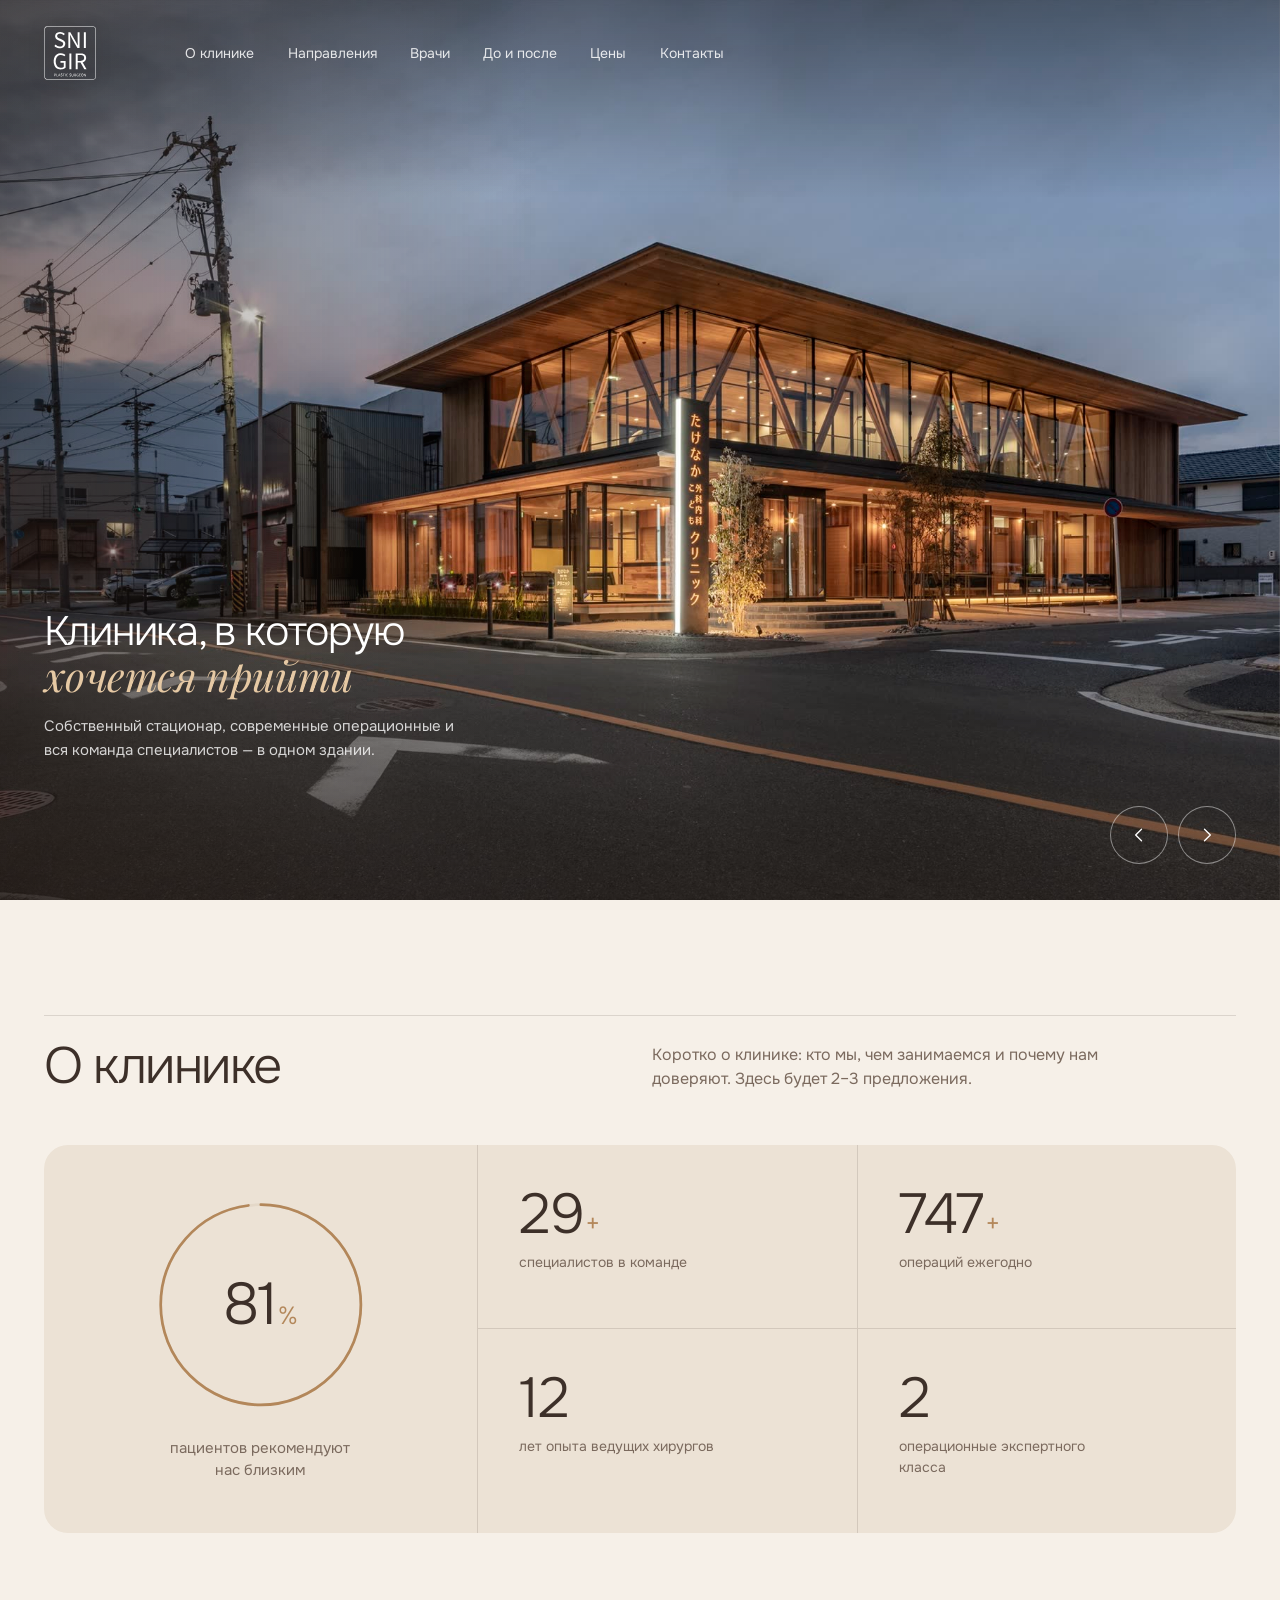
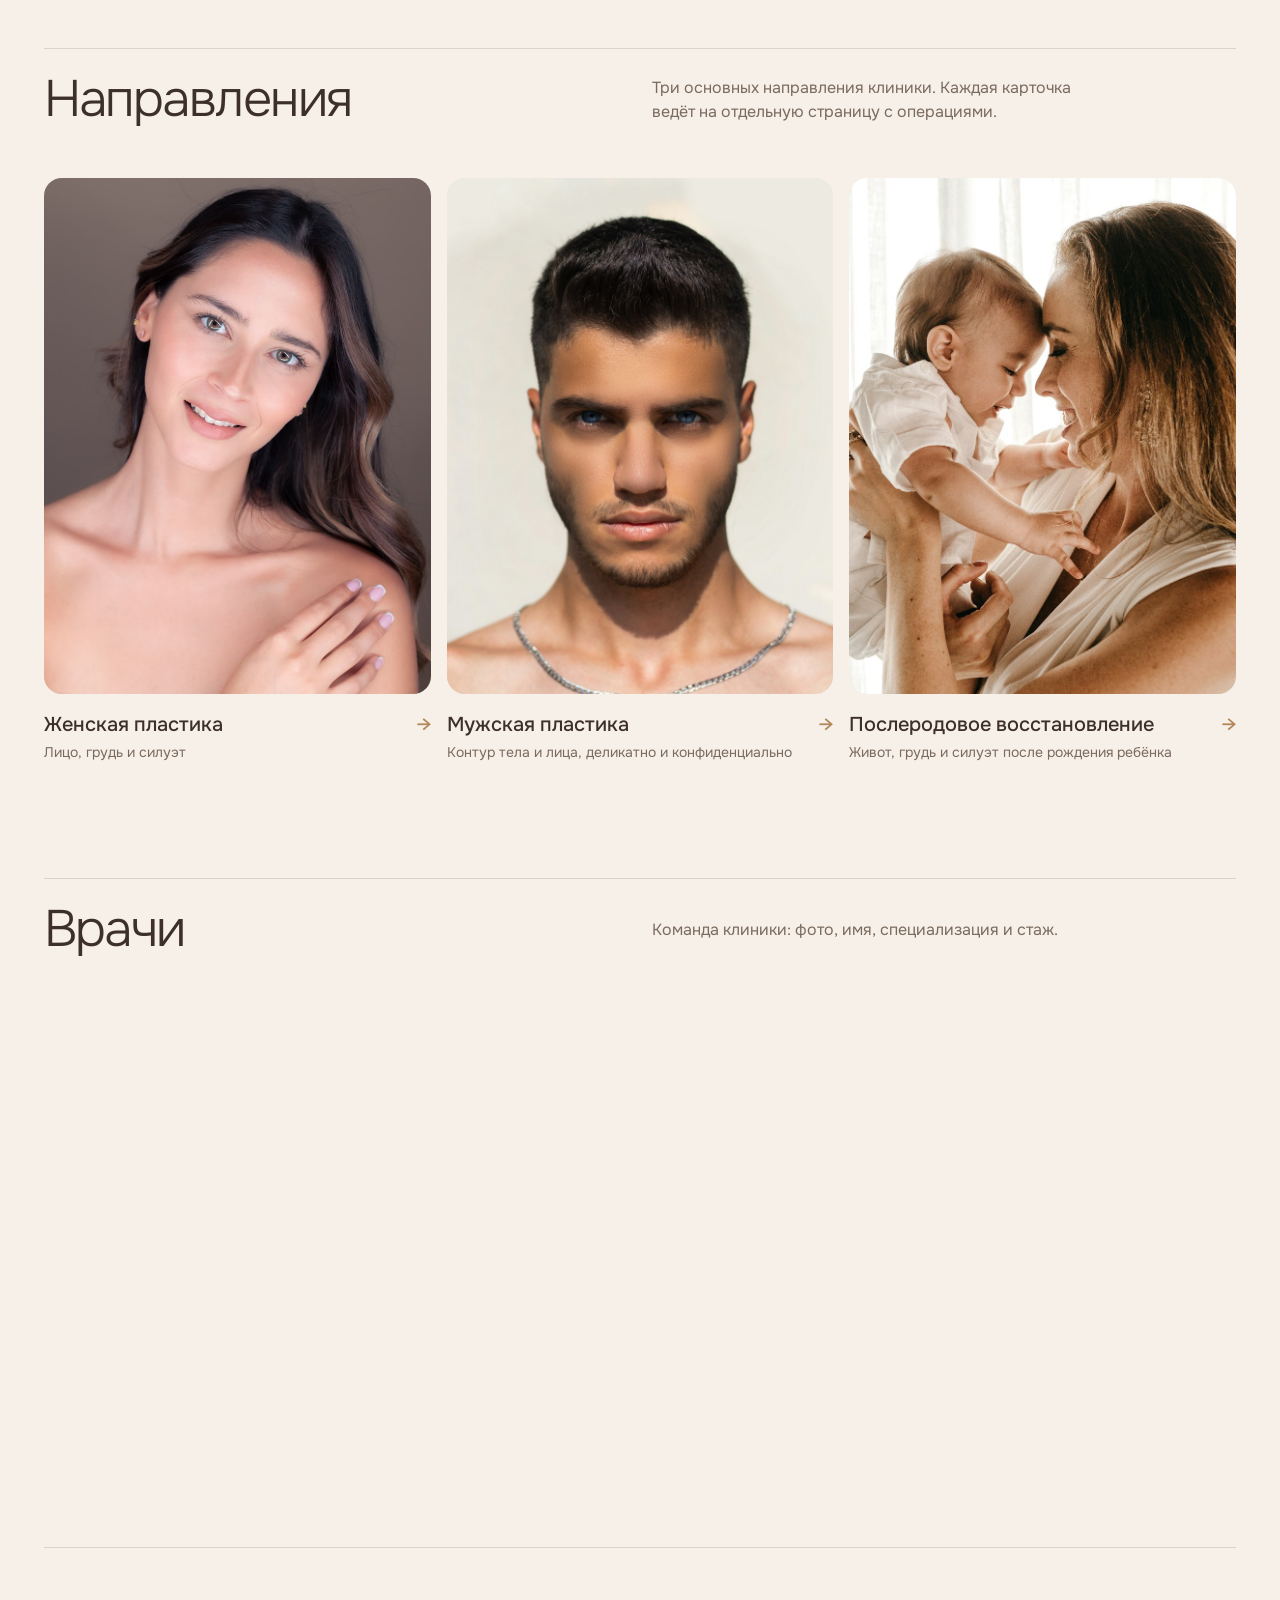
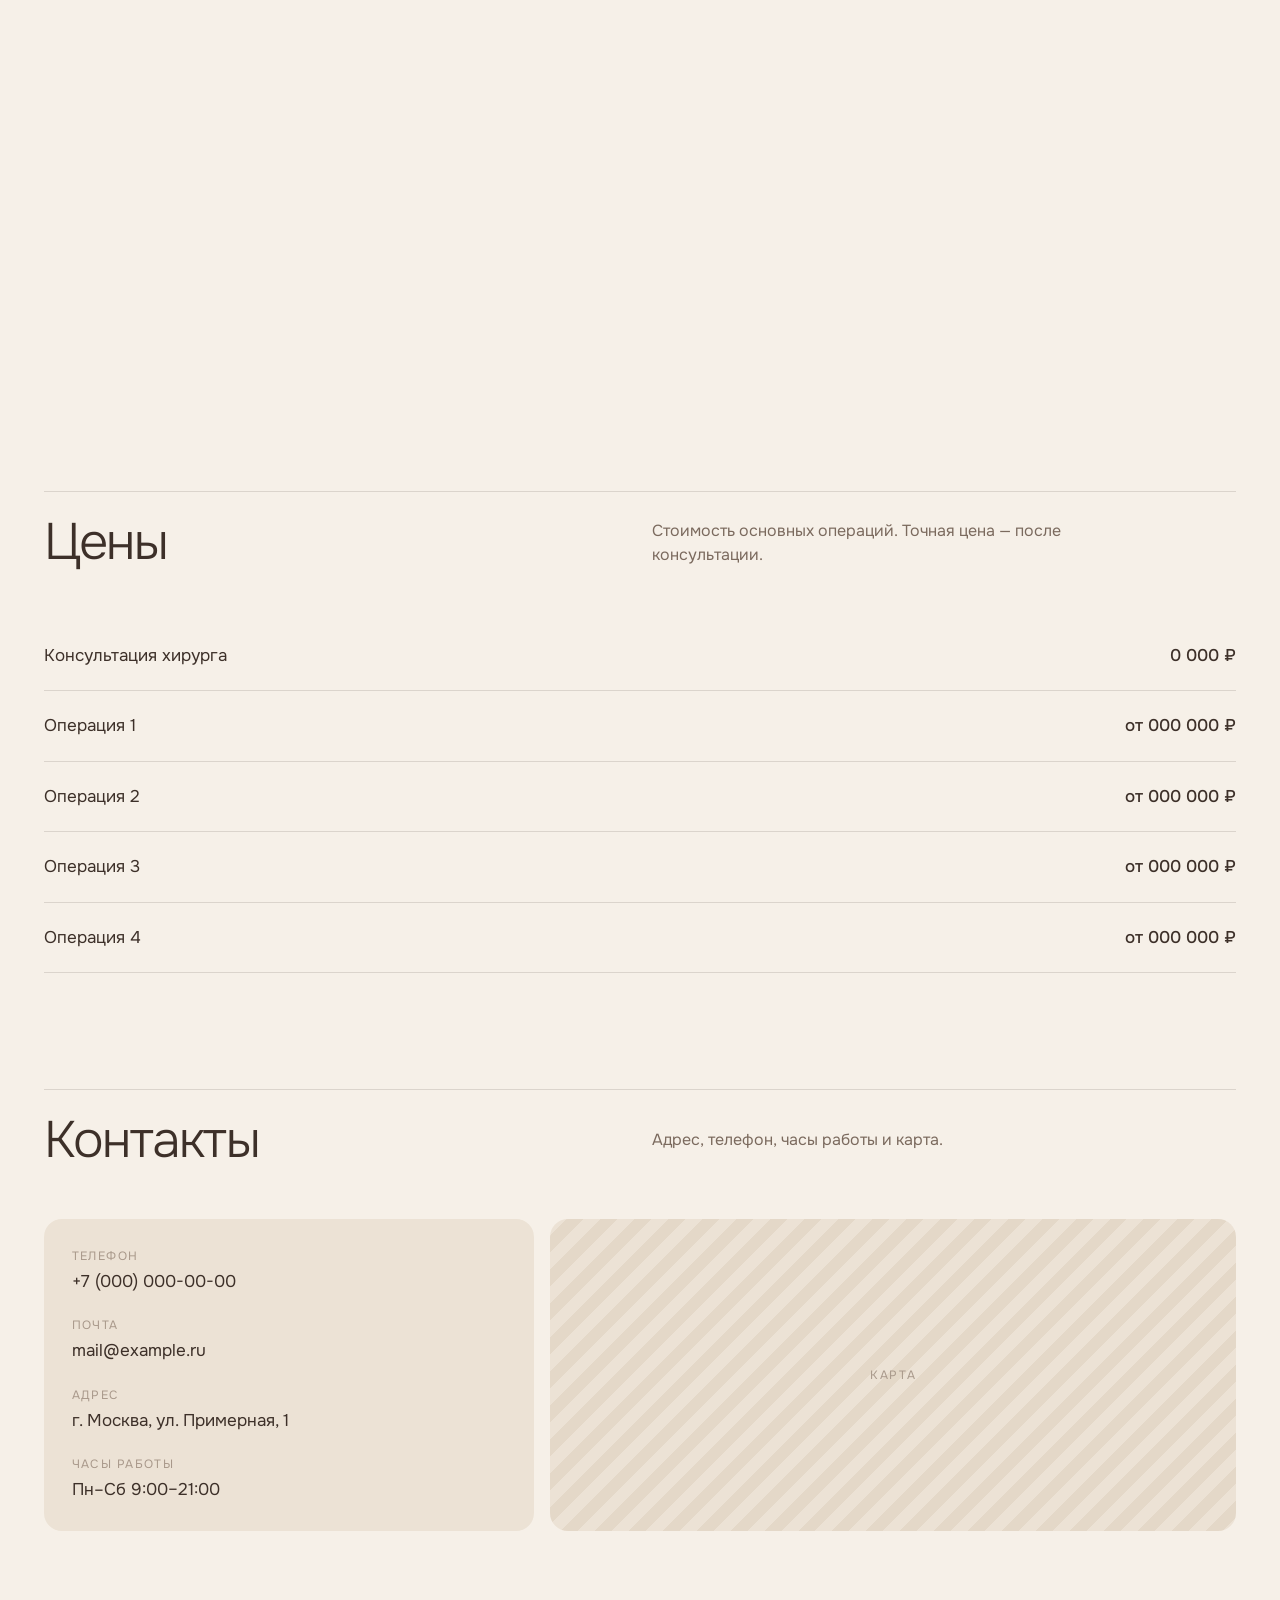
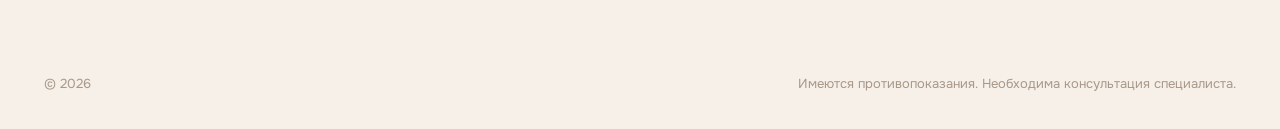
<file: index.html>
<!doctype html>
<html lang="ru">
<head>
  <meta charset="utf-8">
  <meta name="viewport" content="width=device-width, initial-scale=1">
  <title>Клиника пластической хирургии и эстетической медицины</title>
  <meta name="description" content="Клиника пластической хирургии, эстетической медицины и дерматологии.">
  <link rel="preconnect" href="https://fonts.googleapis.com">
  <link rel="preconnect" href="https://fonts.gstatic.com" crossorigin>
  <link href="https://fonts.googleapis.com/css2?family=Onest:wght@300;400;500&family=Playfair+Display:ital@1&display=swap" rel="stylesheet">
  <link rel="preload" as="image" href="assets/img/slide-clinic.jpg">
  <link rel="stylesheet" href="css/style.css">
</head>
<body>
  <!-- ============ HEADER ============ -->
  <header class="header">
    <a href="#top" class="logo" aria-label="На главную">
      <svg class="logo__svg" aria-hidden="true" focusable="false" xmlns="http://www.w3.org/2000/svg" viewBox="128 106 1307 1351" fill="none"><g clip-path="url(#clip0_1516_4)"><path d="M141.016 806.595C141.016 597.77 141.012 389.444 141.021 181.119C141.022 152.079 156.15 129.397 181.925 121.328C189.552 118.941 197.968 118.189 206.024 118.184C468.68 118.028 731.337 118.055 993.994 118.055C1115.99 118.055 1237.98 118.114 1359.98 118C1381.4 117.98 1399.05 125.312 1411.88 142.774C1419.16 152.692 1422.86 163.841 1422.86 176.325C1422.81 580.143 1422.82 983.961 1422.82 1387.78C1422.82 1418.47 1397.47 1445.23 1366.77 1445.5C1310.45 1445.99 1254.11 1445.73 1197.78 1445.73C866.461 1445.74 535.14 1445.72 203.819 1445.78C177.416 1445.78 158.124 1434.54 146.425 1410.78C141.987 1401.77 140.999 1392.01 141 1382.07C141.021 1190.41 141.016 998.755 141.016 806.595ZM153.701 614.096C153.713 871.75 153.689 1129.4 153.939 1387.06C153.945 1393.8 155.785 1401.1 158.77 1407.16C167.55 1424.97 182.719 1433.35 202.453 1433.35C308.616 1433.39 414.779 1433.37 520.941 1433.37C799.764 1433.37 1078.59 1433.38 1357.41 1433.32C1363.04 1433.32 1368.83 1433.2 1374.28 1431.99C1396.1 1427.11 1410.69 1408.37 1410.71 1385.53C1410.75 1283.86 1410.73 1182.2 1410.73 1080.54C1410.73 781.217 1410.74 481.895 1410.67 182.573C1410.67 177.115 1410.46 171.495 1409.19 166.227C1403.98 144.504 1385.36 130.608 1362.11 130.607C1111.95 130.602 861.796 130.603 611.639 130.604C474.811 130.604 337.983 130.589 201.155 130.617C174.379 130.623 153.773 151.063 153.765 177.615C153.722 322.775 153.719 467.936 153.701 614.096Z" fill="#C59759"></path><path d="M974.147 558.582C972.826 522.661 970.806 487.214 970.45 451.75C969.843 391.268 970.281 330.776 970.281 270.289C970.281 268.17 970.281 266.051 970.281 263.65C986.286 263.65 1001.69 263.65 1017.4 263.65C1017.4 394.735 1017.4 525.608 1017.4 656.829C1016.05 656.918 1014.77 657.073 1013.49 657.075C998.994 657.092 984.497 657.023 970.001 657.142C967.219 657.165 965.55 656.431 964.081 653.876C917.295 572.498 870.198 491.298 823.691 409.761C809.272 384.482 796.422 358.31 782.838 332.555C782.018 331 781.064 329.517 780.173 328C779.775 328.114 779.377 328.228 778.979 328.342C780.887 364.523 783.54 400.684 784.494 436.89C785.459 473.525 784.75 510.203 784.76 546.862C784.77 583.343 784.762 619.824 784.762 656.696C769.025 656.696 753.501 656.696 737.749 656.696C737.749 525.681 737.749 394.805 737.749 263.749C738.978 263.601 739.945 263.387 740.911 263.385C755.742 263.36 770.573 263.271 785.401 263.484C787.141 263.509 789.639 264.783 790.474 266.233C838.489 349.588 886.563 432.911 934.128 516.524C947.366 539.793 959.052 563.943 971.474 587.677C972.328 589.308 973.378 590.836 974.338 592.411C974.934 592.252 975.53 592.093 976.127 591.933C975.483 580.971 974.839 570.01 974.147 558.582Z" fill="#C89A5B"></path><path d="M504.509 663.147C458.725 658.172 420.538 638.711 388 606.235C398.053 594.567 407.897 583.142 418.903 570.368C420.783 572.906 422.074 575.335 423.976 577.11C448.471 599.971 476.769 615.464 510.375 619.399C534.362 622.207 557.914 620.544 579.659 608.157C616.529 587.153 619.591 531.198 584.513 508.725C570.852 499.974 556.046 492.874 541.332 485.936C522.683 477.143 503.533 469.422 484.718 460.972C469.509 454.141 454.656 446.584 441.897 435.607C389.845 390.825 397.171 311.734 456.717 275.597C481.131 260.781 507.928 255.408 536.123 256.304C578.053 257.635 614.04 273.3 644.456 302.03C645.297 302.824 646.057 303.702 647.232 304.937C638.293 315.675 629.395 326.364 620.37 337.207C605.827 323.521 589.996 312.444 571.301 306.469C544.222 297.814 516.907 296.501 490.25 308.063C464.176 319.373 452.053 345.656 459.657 372.777C462.908 384.368 469.939 393.65 479.789 399.899C492.092 407.705 504.995 414.755 518.223 420.869C540.26 431.053 562.84 440.053 585.037 449.899C599.833 456.462 613.965 464.296 626.261 475.021C653.552 498.823 663.491 529.551 659.041 564.471C652.623 614.832 620.884 643.586 574.275 657.963C551.664 664.937 528.365 665.39 504.509 663.147Z" fill="#C8995B"></path><path d="M1125.72 542C1125.72 449.049 1125.72 356.598 1125.72 263.752C1142.35 263.752 1158.71 263.752 1175.34 263.752C1175.34 394.836 1175.34 525.686 1175.34 656.812C1158.84 656.812 1142.6 656.812 1125.72 656.812C1125.72 618.67 1125.72 580.585 1125.72 542Z" fill="#C8995B"></path><path d="M1152.11 1185.89C1140.47 1188.24 1134.88 1182.99 1129.49 1173.28C1101.71 1123.22 1073 1073.69 1044.73 1023.9C1042.94 1020.76 1041.04 1019.5 1037.37 1019.53C1017.04 1019.72 996.707 1019.62 976.377 1019.62C974.748 1019.62 973.118 1019.62 970.904 1019.62C970.904 1075.14 970.904 1130.19 970.904 1185.57C954.092 1185.57 937.866 1185.57 921.315 1185.57C921.315 1054.56 921.315 923.668 921.315 792.327C922.67 792.238 924.104 792.061 925.539 792.061C966.698 792.06 1007.86 791.8 1049.01 792.192C1073.92 792.429 1098.61 795.136 1121.87 804.925C1157.94 820.105 1177.22 847.707 1181.16 886.377C1183.2 906.327 1181.98 926.029 1175.57 945.113C1166.02 973.538 1145.98 992.42 1119.41 1004.85C1111.2 1008.7 1102.43 1011.39 1093.54 1014.75C1126.64 1071.45 1159.76 1128.19 1193.45 1185.89C1179.31 1185.89 1165.96 1185.89 1152.11 1185.89ZM1060.94 833.63C1058.79 833.419 1056.64 833.048 1054.48 833.024C1027.68 832.728 1000.88 832.479 974.073 832.246C973.123 832.238 972.171 832.526 971.226 832.676C971.226 881.418 971.226 929.932 971.226 978.666C972.589 978.735 973.563 978.827 974.537 978.827C995.519 978.83 1016.5 978.953 1037.48 978.776C1053.34 978.643 1069.06 977.13 1084.2 971.956C1105.72 964.601 1121.86 951.49 1128.51 928.957C1133.36 912.516 1133.5 895.828 1129.3 879.16C1125.58 864.359 1117.3 853.076 1103.74 845.752C1090.64 838.672 1076.5 835.32 1060.94 833.63Z" fill="#C8995A"></path><path d="M644.101 981.834C652.547 981.834 660.494 981.834 668.933 981.834C668.933 984.227 668.933 986.018 668.933 987.809C668.933 1039.31 668.894 1090.8 669.015 1142.3C669.024 1145.96 668.013 1148.5 665.307 1150.95C642.84 1171.25 616.495 1183.72 586.936 1189.31C551.385 1196.04 516.231 1194.4 482.139 1181.62C438.405 1165.22 408.496 1134.31 389.822 1091.96C372.613 1052.93 368.228 1011.86 370.591 969.781C372.541 935.073 380.729 901.981 398.077 871.622C427.619 819.921 472.665 792.013 531.537 785.878C565.931 782.293 598.577 787.867 628.819 805.249C641.91 812.773 653.411 822.295 664.004 833.527C654.85 844.28 645.808 854.901 636.731 865.564C631.208 860.861 625.962 856.263 620.579 851.832C595.981 831.584 567.316 826.175 536.547 829.545C487.575 834.909 454.118 861.87 436.634 906.859C414.195 964.603 414.963 1023.2 440.255 1079.93C460.4 1125.11 497.446 1147.19 546.694 1149.04C568.395 1149.86 589.154 1146.16 608.5 1135.97C623.218 1128.21 623.174 1128.13 623.175 1111.56C623.175 1084.06 623.175 1056.56 623.175 1029.07C623.175 1027.27 623.175 1025.47 623.175 1023.18C595.319 1023.18 567.911 1023.18 540.198 1023.18C540.198 1009.28 540.198 995.876 540.198 981.834C574.735 981.834 609.168 981.834 644.101 981.834Z" fill="#C8995B"></path><path d="M812.971 1012C812.971 1070.11 812.971 1127.72 812.971 1185.61C796.177 1185.61 779.935 1185.61 763.393 1185.61C763.393 1054.55 763.393 923.643 763.393 792.393C779.641 792.393 795.892 792.393 812.971 792.393C812.971 865.352 812.971 938.426 812.971 1012Z" fill="#C8995B"></path><path d="M1157.85 1328.91C1162.64 1337.48 1167.26 1345.72 1172.15 1354.44C1172.15 1335.74 1172.15 1317.63 1172.15 1299.18C1174.45 1299.18 1176.84 1299.18 1179.53 1299.18C1179.53 1321.44 1179.53 1343.67 1179.53 1365.85C1173.87 1367.6 1170.39 1366.13 1167.43 1360.67C1158.49 1344.15 1148.9 1327.99 1139.33 1311.29C1139.33 1329.69 1139.33 1347.76 1139.33 1366.11C1137.03 1366.11 1134.61 1366.11 1131.94 1366.11C1131.94 1343.8 1131.94 1321.71 1131.94 1299.62C1139.32 1297.7 1140.08 1298.01 1143.74 1304.36C1148.39 1312.43 1153.04 1320.51 1157.85 1328.91Z" fill="#C6985A"></path><path d="M1087.84 1367.68C1067.41 1366.66 1058.84 1349.61 1059.31 1330.9C1059.54 1321.9 1061.5 1313.33 1067.71 1306.41C1080.62 1292.03 1104.79 1295.58 1112.9 1313.16C1118.88 1326.12 1118.68 1339.42 1112.66 1352.26C1107.94 1362.33 1099.33 1367.19 1087.84 1367.68ZM1085.75 1359.92C1094.92 1360.78 1101.26 1356.56 1104.78 1348.45C1109.28 1338.1 1109.37 1327.41 1105.05 1316.94C1102 1309.55 1096.31 1305.3 1088.12 1305.11C1080.64 1304.95 1073.96 1309.63 1070.93 1317.34C1067.13 1327 1067.09 1336.82 1070.63 1346.59C1073.11 1353.43 1077.55 1358.23 1085.75 1359.92Z" fill="#C39658"></path><path d="M894.922 1363.56C893.466 1369.05 889.668 1365.12 886.814 1366.6C886.814 1343.84 886.814 1321.63 886.814 1299.39C896.322 1299.39 905.812 1298.67 915.139 1299.59C924.982 1300.56 930.093 1306.27 930.959 1314.71C932.061 1325.44 928.515 1331.72 919.058 1335.79C918.316 1336.11 917.587 1336.47 916.197 1337.1C921.778 1346.71 927.236 1356.11 932.718 1365.55C925.076 1367.66 924.027 1367.24 920.33 1360.77C916.949 1354.86 913.289 1349.08 910.284 1342.98C908.326 1339.01 905.886 1337.16 901.44 1337.88C899.523 1338.19 897.514 1337.93 894.926 1337.93C894.926 1346.58 894.926 1354.84 894.922 1363.56ZM910.509 1330.58C911.646 1330.33 912.81 1330.18 913.916 1329.84C919.929 1327.98 923.028 1323.44 922.723 1317.01C922.436 1310.96 919.474 1307.16 912.929 1306.4C907.117 1305.72 901.163 1306.25 895.322 1306.25C895.322 1314.59 895.322 1322.62 895.322 1330.72C900.368 1330.72 905.007 1330.72 910.509 1330.58Z" fill="#C6985A"></path><path d="M958.257 1310.39C948.518 1321 947.354 1340.77 955.557 1351.98C961.276 1359.8 973.85 1362.65 982.038 1357.79C983.25 1357.07 984.544 1355.38 984.625 1354.07C984.929 1349.12 984.746 1344.15 984.746 1338.64C979.93 1338.64 975.521 1338.64 970.783 1338.64C970.783 1336.04 970.783 1333.98 970.783 1331.59C977.955 1331.59 984.998 1331.59 992.648 1331.59C992.648 1340.73 992.888 1349.68 992.435 1358.58C992.35 1360.26 989.74 1362.19 987.877 1363.32C968.393 1375.04 944.303 1362.83 941.796 1339.94C940.307 1326.34 941.959 1313.58 953.234 1304.05C964.208 1294.76 982.221 1295.69 991.419 1306.16C990.114 1307.73 988.765 1309.36 987.201 1311.24C977.84 1303.48 968.28 1302.79 958.257 1310.39Z" fill="#C29558"></path><path d="M868.097 1321C868.011 1328.83 868.106 1336.16 867.802 1343.48C867.177 1358.58 858.39 1367.49 844.191 1367.7C830.092 1367.91 820.533 1359.06 819.987 1344.11C819.447 1329.31 819.869 1314.48 819.869 1299.26C822.394 1299.26 824.919 1299.26 828.068 1299.26C828.068 1303.22 828.011 1307.17 828.079 1311.11C828.278 1322.6 828.076 1334.11 828.898 1345.55C829.561 1354.77 835.115 1359.76 843.12 1360.03C851.866 1360.32 857.129 1356.08 858.961 1346.79C859.662 1343.23 859.791 1339.53 859.821 1335.88C859.922 1323.75 859.859 1311.62 859.859 1299.17C862.643 1299.17 865.044 1299.17 868.097 1299.17C868.097 1306.29 868.097 1313.4 868.097 1321Z" fill="#C6985A"></path><path d="M491.478 1365.73C488.631 1366.18 486.024 1366.32 482.666 1366.5C485.106 1359.29 487.322 1352.75 489.533 1346.21C494.477 1331.57 499.571 1316.99 504.252 1302.27C505.391 1298.69 507.523 1298.71 510.263 1298.82C512.809 1298.92 515.251 1298.22 516.472 1301.94C523.352 1322.93 530.534 1343.82 537.597 1364.75C537.692 1365.03 537.582 1365.38 537.552 1366.06C534.847 1366.06 532.115 1366.06 528.902 1366.06C527.209 1360.62 525.344 1354.97 523.711 1349.24C523.019 1346.82 521.948 1345.74 519.243 1345.83C513.259 1346.05 507.258 1346.04 501.274 1345.84C498.574 1345.74 497.495 1346.81 496.797 1349.26C495.249 1354.68 493.428 1360.04 491.478 1365.73ZM511.661 1309.97C511.245 1308.89 510.828 1307.81 510.111 1305.94C506.692 1317.38 503.546 1327.91 500.343 1338.63C507.275 1338.63 513.484 1338.63 520.223 1338.63C517.334 1329.04 514.574 1319.87 511.661 1309.97Z" fill="#C39658"></path><path d="M1008.78 1338C1008.78 1324.86 1008.78 1312.23 1008.78 1299.21C1021.74 1299.21 1034.45 1299.21 1047.48 1299.21C1047.48 1301.25 1047.48 1303.31 1047.48 1305.98C1037.63 1305.98 1027.74 1305.98 1017.62 1305.98C1017.62 1313.17 1017.62 1319.78 1017.62 1326.99C1025.91 1326.99 1034.14 1326.99 1042.66 1326.99C1042.66 1329.68 1042.66 1331.77 1042.66 1334.53C1034.43 1334.53 1026.22 1334.53 1017.71 1334.53C1017.71 1342.93 1017.71 1350.67 1017.71 1359C1028 1359 1038.23 1359 1048.63 1359C1048.63 1361.71 1048.63 1363.82 1048.63 1366.15C1035.36 1366.15 1022.26 1366.15 1008.78 1366.15C1008.78 1356.77 1008.78 1347.63 1008.78 1338Z" fill="#C29558"></path><path d="M383 1316C383 1310.21 383 1304.91 383 1298.15C393.934 1298.93 404.54 1298.94 414.862 1300.65C422.998 1302 427.173 1308.51 427.719 1316.93C428.321 1326.24 424.518 1333.87 416.628 1336.78C411.748 1338.58 406.307 1338.96 401.074 1339.65C398.18 1340.03 395.197 1339.72 391.894 1339.72C391.894 1348.7 391.894 1357.13 391.894 1365.99C388.845 1365.99 386.158 1365.99 383 1365.99C383 1349.35 383 1332.93 383 1316ZM410.276 1331.45C417.455 1328.55 419.872 1324.25 418.905 1316.1C418.235 1310.46 414.91 1307.04 408.081 1306.31C402.866 1305.75 397.543 1306.2 392.011 1306.2C392.011 1314.89 392.011 1323.46 392.011 1332.91C398.008 1332.51 403.753 1332.13 410.276 1331.45Z" fill="#C19457"></path><path d="M569.287 1327.61C573.517 1329.65 577.69 1331.09 581.253 1333.45C593.482 1341.56 591.947 1358.67 578.592 1365.06C567.351 1370.44 552.506 1367.36 543.083 1357.46C544.604 1355.67 546.154 1353.84 547.338 1352.45C552.002 1354.82 556.031 1357.92 560.516 1358.87C564.966 1359.81 570.272 1359.67 574.495 1358.09C582.499 1355.12 583.158 1345.37 575.902 1340.74C571.455 1337.9 566.3 1336.2 561.624 1333.69C557.845 1331.66 553.739 1329.76 550.772 1326.8C542.771 1318.82 545.405 1305.73 555.677 1300.26C565.364 1295.09 579.091 1297.57 586.969 1306.1C586.329 1306.96 585.679 1307.88 584.968 1308.76C584.35 1309.52 583.662 1310.22 583.23 1310.7C579.25 1308.92 575.663 1306.53 571.764 1305.8C568.208 1305.13 564.036 1305.49 560.627 1306.74C553.726 1309.26 552.591 1317.38 558.422 1321.86C561.525 1324.25 565.416 1325.61 569.287 1327.61Z" fill="#C29558"></path><path d="M783.529 1326.37C788.099 1328.48 792.447 1330.19 796.542 1332.38C803.059 1335.86 806.895 1341.33 806.54 1348.91C806.172 1356.77 802.022 1362.28 794.802 1365.44C783.727 1370.29 769.416 1367.11 760.131 1357.49C761.634 1355.7 763.171 1353.87 764.38 1352.44C768.995 1354.8 773.013 1357.9 777.489 1358.86C781.94 1359.81 787.244 1359.69 791.477 1358.14C799.498 1355.2 800.234 1345.43 793.017 1340.79C788.582 1337.94 783.429 1336.23 778.754 1333.72C774.974 1331.7 770.869 1329.8 767.881 1326.86C759.682 1318.79 762.488 1305.46 773.106 1300.1C782.88 1295.16 795.943 1297.59 804.101 1306.12C802.826 1307.71 801.509 1309.34 800.285 1310.86C796.639 1309.11 793.349 1307.22 789.835 1305.96C787.724 1305.2 785.238 1305.09 782.963 1305.26C776.792 1305.71 772.928 1308.6 772.008 1313.03C771.062 1317.58 773.372 1321.3 779.116 1324.34C780.434 1325.04 781.832 1325.58 783.529 1326.37Z" fill="#C39658"></path><path d="M681.684 1328.62C682.907 1308.55 696.703 1295.99 714.982 1297.96C720.854 1298.59 725.567 1301.46 729.782 1305.95C728.349 1307.7 727.009 1309.34 725.695 1310.94C722.637 1309.22 719.954 1307.19 716.929 1306.11C707.578 1302.77 697.226 1307.62 693.207 1317.38C689.033 1327.51 689.062 1337.94 693.379 1348.01C698.857 1360.78 713.279 1363.98 724.04 1355.13C724.913 1354.42 725.75 1353.65 726.914 1352.64C728.478 1354.4 729.86 1355.96 731.193 1357.46C719.475 1373.11 694.586 1370.11 685.724 1352.35C682.045 1344.97 681.076 1337.15 681.684 1328.62Z" fill="#C29558"></path><path d="M625.635 1350.99C625.635 1356.27 625.635 1361.05 625.635 1366.11C622.547 1366.11 619.959 1366.11 616.982 1366.11C616.982 1346.2 616.982 1326.46 616.982 1306.15C610.076 1306.15 603.529 1306.15 596.767 1306.15C596.767 1303.48 596.767 1301.38 596.767 1299.06C613.094 1299.06 629.173 1299.06 645.58 1299.06C645.58 1301.26 645.58 1303.33 645.58 1305.85C639.194 1305.85 632.775 1305.85 625.635 1305.85C625.635 1321.03 625.635 1335.76 625.635 1350.99Z" fill="#C59759"></path><path d="M441.591 1359.96C441.591 1339.51 441.591 1319.55 441.591 1299.22C444.301 1299.22 446.713 1299.22 449.826 1299.22C449.826 1318.86 449.826 1338.7 449.826 1359.05C460.077 1359.05 469.648 1359.05 479.468 1359.05C479.468 1361.63 479.468 1363.69 479.468 1366.07C466.871 1366.07 454.5 1366.07 441.591 1366.07C441.591 1364.02 441.591 1362.24 441.591 1359.96Z" fill="#C8995B"></path><path d="M658.639 1365.85C658.288 1343.54 658.288 1321.48 658.288 1299.12C661.108 1299.12 663.669 1299.12 666.502 1299.12C666.502 1321.49 666.502 1343.67 666.502 1366.1C663.877 1366.1 661.434 1366.1 658.639 1365.85Z" fill="#C19457"></path></g><defs><clipPath id="clip0_1516_4"><rect width="1563" height="1563" fill="white"></rect></clipPath></defs></svg>
    </a>
    <nav class="nav" aria-label="Основное меню">
      <a href="#about">О клинике</a>
      <a href="#directions">Направления</a>
      <a href="#doctors">Врачи</a>
      <a href="#results">До и после</a>
      <a href="#prices">Цены</a>
      <a href="#contacts">Контакты</a>
    </nav>
    <button class="burger" aria-label="Меню" aria-expanded="false"><span></span><span></span></button>
  </header>

  <div class="mobile-menu" aria-hidden="true">
    <nav>
      <a href="#about">О клинике</a>
      <a href="#directions">Направления</a>
      <a href="#doctors">Врачи</a>
      <a href="#results">До и после</a>
      <a href="#prices">Цены</a>
      <a href="#contacts">Контакты</a>
    </nav>
    <div class="mobile-menu__foot">
      <a href="tel:+70000000000">+7 (000) 000-00-00</a>
      <a href="mailto:mail@example.ru">mail@example.ru</a>
    </div>
  </div>

  <main id="top">
    <!-- ============ SLIDER ============ -->
    <section class="slider" aria-roledescription="карусель" aria-label="Главный слайдер">
      <div class="slider__stage">
      <div class="slide is-active" data-dur="7000">
        <!-- ЗАГЛУШКА: на вывеске чужая клиника, фото студии ToLoLo — заменить на фото здания клиники перед публикацией -->
        <img class="slide__media slide__media--clinic" src="assets/img/slide-clinic.jpg" alt="" width="1920" height="1281" fetchpriority="high">
      </div>
      <!-- Видео длится 6 с: слайд чуть короче, чтобы смена начиналась до конца ролика -->
      <div class="slide" data-dur="5600">
        <video class="slide__media" muted loop playsinline preload="none" poster="assets/img/hair-wide-poster.jpg">
          <source src="assets/video/hair.mp4" type="video/mp4" media="(max-aspect-ratio: 4/5)">
          <source src="assets/video/hair-wide.mp4" type="video/mp4">
        </video>
      </div>
      <div class="slide slide--story" data-dur="9000" data-theme="light">
        <div class="story">
          <div class="story__text">
            <h2 class="story__title">Красота, в которой<br><em>узнают вас</em></h2>
            <p class="story__lead">Мы не меняем внешность — мы возвращаем уверенность. Хирурги, косметологи и дерматологи работают одной командой, чтобы результат выглядел естественно и радовал годами.</p>
            <ul class="story__points">
              <li>Личный координатор 24/7</li>
              <li>Собственный стационар</li>
              <li>Честный план без лишних процедур</li>
            </ul>
          </div>
          <figure class="story__card">
            <img src="assets/img/slide-1.jpg" alt="Пациентка клиники" width="1920" height="2880" loading="lazy">
          </figure>
        </div>
      </div>

      <span class="slider__shade" aria-hidden="true"></span>
      </div>

      <div class="slider__ui">
        <div class="bars" role="tablist" aria-label="Слайды">
          <button class="bar" role="tab" aria-label="Слайд 1"><i><b></b></i></button>
          <button class="bar" role="tab" aria-label="Слайд 2"><i><b></b></i></button>
          <button class="bar" role="tab" aria-label="Слайд 3"><i><b></b></i></button>
        </div>
        <div class="arrows">
          <button data-dir="-1" aria-label="Предыдущий слайд"><svg viewBox="0 0 24 24"><path d="M15 5l-7 7 7 7"/></svg></button>
          <button data-dir="1" aria-label="Следующий слайд"><svg viewBox="0 0 24 24"><path d="M9 5l7 7-7 7"/></svg></button>
        </div>
      </div>

      <!-- Подписи слайдов: на компьютере — слева поверх фото, на мобилке — под фото -->
      <div class="slider__caps">
        <div class="cap is-active">
          <p class="cap__title">Клиника, в которую <em>хочется прийти</em></p>
          <p class="cap__lead">Собственный стационар, современные операционные и вся команда специалистов — в одном здании.</p>
        </div>
        <div class="cap">
          <p class="cap__title">Естественность — <em>в каждой детали</em></p>
          <p class="cap__lead">Лицо, грудь и силуэт — операции, которые подчёркивают природные черты, а не меняют их.</p>
        </div>
        <div class="cap cap--story">
          <p class="cap__title">Красота, в которой <em>узнают вас</em></p>
        </div>
      </div>
    </section>

    <!-- ============ О КЛИНИКЕ ============ -->
    <section class="block" id="about">
      <div class="block__head">
        <h2>О клинике</h2>
        <p>Коротко о клинике: кто мы, чем занимаемся и почему нам доверяют. Здесь будет 2–3 предложения.</p>
      </div>
      <!-- ЦИФРЫ-ЗАГЛУШКИ: заменить реальными данными клиники -->
      <div class="stats">
        <figure class="stats__hero">
          <div class="ring">
            <svg viewBox="0 0 200 200" aria-hidden="true">
              <circle class="ring__track" cx="100" cy="100" r="92"/>
              <circle class="ring__fill" cx="100" cy="100" r="92" pathLength="100" style="--v: 98"/>
            </svg>
            <div class="ring__value"><span data-count="98">98</span><small>%</small></div>
          </div>
          <figcaption>пациентов рекомендуют нас близким</figcaption>
        </figure>
        <div class="stats__grid">
          <div class="stat"><div class="stat__num"><span data-count="35">35</span><small>+</small></div><p>специалистов в команде</p></div>
          <div class="stat"><div class="stat__num"><span data-count="900">900</span><small>+</small></div><p>операций ежегодно</p></div>
          <div class="stat"><div class="stat__num"><span data-count="15">15</span></div><p>лет опыта ведущих хирургов</p></div>
          <div class="stat"><div class="stat__num"><span data-count="3">3</span></div><p>операционные экспертного класса</p></div>
        </div>
      </div>
    </section>

    <!-- ============ НАПРАВЛЕНИЯ ============ -->
    <section class="block" id="directions">
      <div class="block__head">
        <h2>Направления</h2>
        <p>Три основных направления клиники. Каждая карточка ведёт на отдельную страницу с операциями.</p>
      </div>
      <div class="grid grid--3">
        <a href="zhenskaya-plastika.html" class="tile tile--dir">
          <span class="tile__media"><img src="assets/img/slide-2.jpg" alt="" loading="lazy" width="2400" height="1627"></span>
          <h3>Женская пластика <i aria-hidden="true">→</i></h3><p>Лицо, грудь и силуэт</p>
        </a>
        <a href="muzhskaya-plastika.html" class="tile tile--dir">
          <span class="tile__media"><img src="assets/img/dir-men.jpg" alt="" loading="lazy" style="object-position: 50% 25%"></span>
          <h3>Мужская пластика <i aria-hidden="true">→</i></h3><p>Контур тела и лица, деликатно и конфиденциально</p>
        </a>
        <a href="poslerodovoe-vosstanovlenie.html" class="tile tile--dir">
          <span class="tile__media"><img src="assets/img/dir-postpartum.jpg" alt="" loading="lazy" style="object-position: 50% 30%"></span>
          <h3>Послеродовое восстановление <i aria-hidden="true">→</i></h3><p>Живот, грудь и силуэт после рождения ребёнка</p>
        </a>
      </div>
    </section>

    <!-- ============ ВРАЧИ ============ -->
    <section class="block" id="doctors">
      <div class="block__head">
        <h2>Врачи</h2>
        <p>Команда клиники: фото, имя, специализация и стаж.</p>
      </div>
      <div class="grid grid--4">
        <div class="tile"><span class="ph ph--portrait">Фото врача</span><h3>Имя Фамилия</h3><p>Специализация</p></div>
        <div class="tile"><span class="ph ph--portrait">Фото врача</span><h3>Имя Фамилия</h3><p>Специализация</p></div>
        <div class="tile"><span class="ph ph--portrait">Фото врача</span><h3>Имя Фамилия</h3><p>Специализация</p></div>
        <div class="tile"><span class="ph ph--portrait">Фото врача</span><h3>Имя Фамилия</h3><p>Специализация</p></div>
      </div>
    </section>

    <!-- ============ ДО И ПОСЛЕ ============ -->
    <section class="block" id="results">
      <div class="block__head">
        <h2>До и после</h2>
        <p>Примеры работ — только с согласия пациентов.</p>
      </div>
      <div class="grid grid--3">
        <div class="tile"><div class="pair"><span class="ph">До</span><span class="ph">После</span></div><h3>Название операции</h3></div>
        <div class="tile"><div class="pair"><span class="ph">До</span><span class="ph">После</span></div><h3>Название операции</h3></div>
        <div class="tile"><div class="pair"><span class="ph">До</span><span class="ph">После</span></div><h3>Название операции</h3></div>
      </div>
    </section>

    <!-- ============ ЦЕНЫ ============ -->
    <section class="block" id="prices">
      <div class="block__head">
        <h2>Цены</h2>
        <p>Стоимость основных операций. Точная цена — после консультации.</p>
      </div>
      <ul class="prices">
        <li><span>Консультация хирурга</span><b>0 000 ₽</b></li>
        <li><span>Операция 1</span><b>от 000 000 ₽</b></li>
        <li><span>Операция 2</span><b>от 000 000 ₽</b></li>
        <li><span>Операция 3</span><b>от 000 000 ₽</b></li>
        <li><span>Операция 4</span><b>от 000 000 ₽</b></li>
      </ul>
    </section>

    <!-- ============ КОНТАКТЫ ============ -->
    <section class="block" id="contacts">
      <div class="block__head">
        <h2>Контакты</h2>
        <p>Адрес, телефон, часы работы и карта.</p>
      </div>
      <div class="contacts">
        <dl>
          <div><dt>Телефон</dt><dd><a href="tel:+70000000000">+7 (000) 000-00-00</a></dd></div>
          <div><dt>Почта</dt><dd><a href="mailto:mail@example.ru">mail@example.ru</a></dd></div>
          <div><dt>Адрес</dt><dd>г. Москва, ул. Примерная, 1</dd></div>
          <div><dt>Часы работы</dt><dd>Пн–Сб 9:00–21:00</dd></div>
        </dl>
        <span class="ph ph--map">Карта</span>
      </div>
    </section>
  </main>

  <footer class="footer">
    <span>© 2026</span>
    <span>Имеются противопоказания. Необходима консультация специалиста.</span>
  </footer>

  <script src="js/main.js"></script>
</body>
</html>
</file>
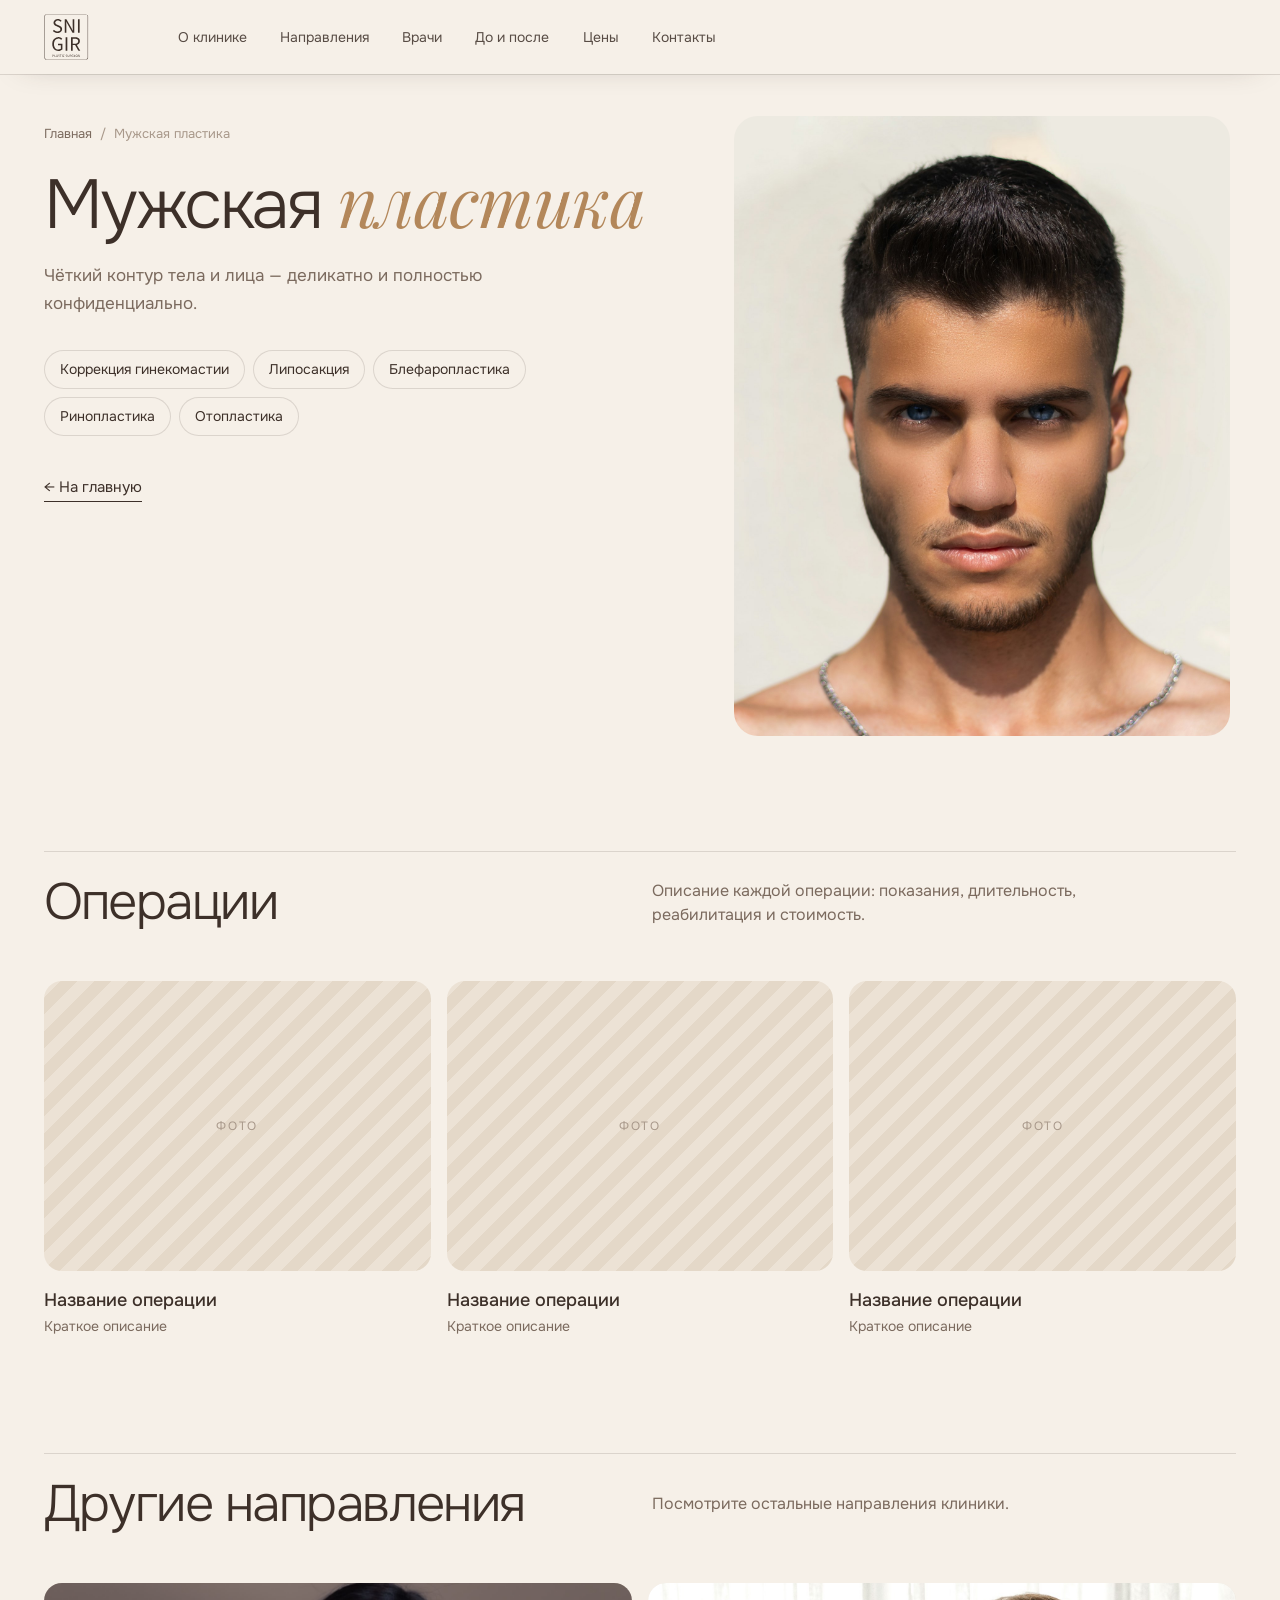
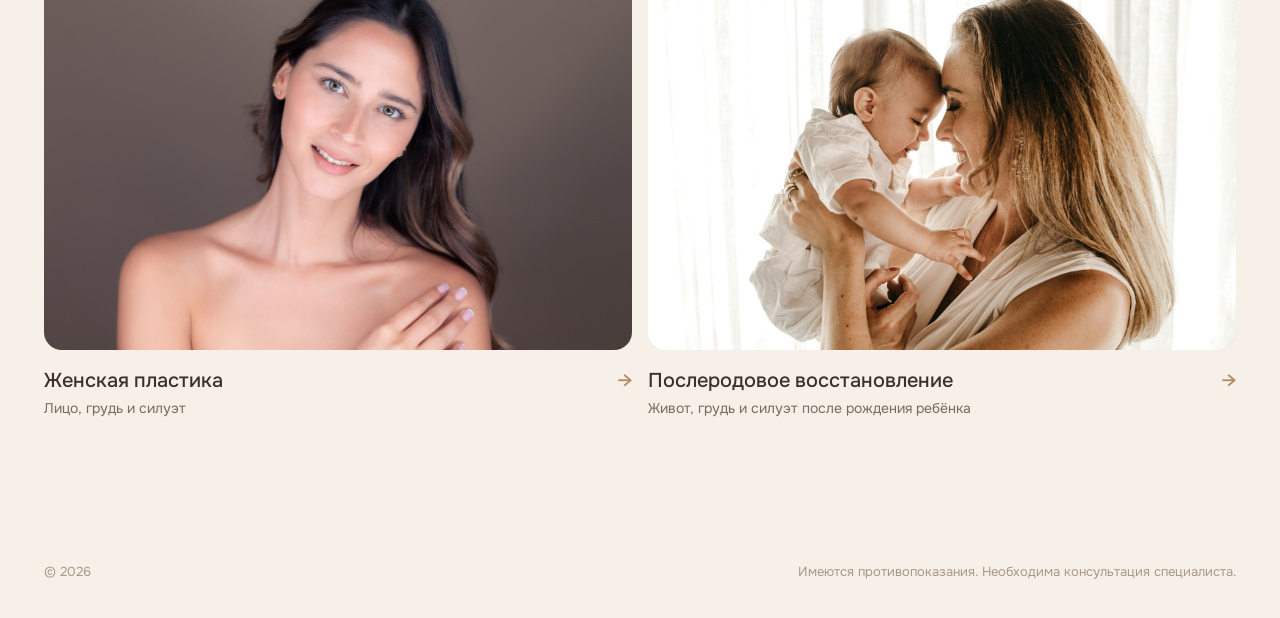
<file: muzhskaya-plastika.html>
<!doctype html>
<html lang="ru">
<head>
  <meta charset="utf-8">
  <meta name="viewport" content="width=device-width, initial-scale=1">
  <title>Мужская пластика — клиника пластической хирургии</title>
  <meta name="description" content="Мужская пластика — клиника пластической хирургии.">
  <link rel="preconnect" href="https://fonts.googleapis.com">
  <link rel="preconnect" href="https://fonts.gstatic.com" crossorigin>
  <link href="https://fonts.googleapis.com/css2?family=Onest:wght@300;400;500&family=Playfair+Display:ital@1&display=swap" rel="stylesheet">
  <link rel="stylesheet" href="css/style.css">
</head>
<body>
  <!-- ============ HEADER ============ -->
  <header class="header is-scrolled">
    <a href="index.html" class="logo" aria-label="На главную">
      <svg class="logo__svg" aria-hidden="true" focusable="false" xmlns="http://www.w3.org/2000/svg" viewBox="128 106 1307 1351" fill="none"><g clip-path="url(#clip0_1516_4)"><path d="M141.016 806.595C141.016 597.77 141.012 389.444 141.021 181.119C141.022 152.079 156.15 129.397 181.925 121.328C189.552 118.941 197.968 118.189 206.024 118.184C468.68 118.028 731.337 118.055 993.994 118.055C1115.99 118.055 1237.98 118.114 1359.98 118C1381.4 117.98 1399.05 125.312 1411.88 142.774C1419.16 152.692 1422.86 163.841 1422.86 176.325C1422.81 580.143 1422.82 983.961 1422.82 1387.78C1422.82 1418.47 1397.47 1445.23 1366.77 1445.5C1310.45 1445.99 1254.11 1445.73 1197.78 1445.73C866.461 1445.74 535.14 1445.72 203.819 1445.78C177.416 1445.78 158.124 1434.54 146.425 1410.78C141.987 1401.77 140.999 1392.01 141 1382.07C141.021 1190.41 141.016 998.755 141.016 806.595ZM153.701 614.096C153.713 871.75 153.689 1129.4 153.939 1387.06C153.945 1393.8 155.785 1401.1 158.77 1407.16C167.55 1424.97 182.719 1433.35 202.453 1433.35C308.616 1433.39 414.779 1433.37 520.941 1433.37C799.764 1433.37 1078.59 1433.38 1357.41 1433.32C1363.04 1433.32 1368.83 1433.2 1374.28 1431.99C1396.1 1427.11 1410.69 1408.37 1410.71 1385.53C1410.75 1283.86 1410.73 1182.2 1410.73 1080.54C1410.73 781.217 1410.74 481.895 1410.67 182.573C1410.67 177.115 1410.46 171.495 1409.19 166.227C1403.98 144.504 1385.36 130.608 1362.11 130.607C1111.95 130.602 861.796 130.603 611.639 130.604C474.811 130.604 337.983 130.589 201.155 130.617C174.379 130.623 153.773 151.063 153.765 177.615C153.722 322.775 153.719 467.936 153.701 614.096Z" fill="#C59759"></path><path d="M974.147 558.582C972.826 522.661 970.806 487.214 970.45 451.75C969.843 391.268 970.281 330.776 970.281 270.289C970.281 268.17 970.281 266.051 970.281 263.65C986.286 263.65 1001.69 263.65 1017.4 263.65C1017.4 394.735 1017.4 525.608 1017.4 656.829C1016.05 656.918 1014.77 657.073 1013.49 657.075C998.994 657.092 984.497 657.023 970.001 657.142C967.219 657.165 965.55 656.431 964.081 653.876C917.295 572.498 870.198 491.298 823.691 409.761C809.272 384.482 796.422 358.31 782.838 332.555C782.018 331 781.064 329.517 780.173 328C779.775 328.114 779.377 328.228 778.979 328.342C780.887 364.523 783.54 400.684 784.494 436.89C785.459 473.525 784.75 510.203 784.76 546.862C784.77 583.343 784.762 619.824 784.762 656.696C769.025 656.696 753.501 656.696 737.749 656.696C737.749 525.681 737.749 394.805 737.749 263.749C738.978 263.601 739.945 263.387 740.911 263.385C755.742 263.36 770.573 263.271 785.401 263.484C787.141 263.509 789.639 264.783 790.474 266.233C838.489 349.588 886.563 432.911 934.128 516.524C947.366 539.793 959.052 563.943 971.474 587.677C972.328 589.308 973.378 590.836 974.338 592.411C974.934 592.252 975.53 592.093 976.127 591.933C975.483 580.971 974.839 570.01 974.147 558.582Z" fill="#C89A5B"></path><path d="M504.509 663.147C458.725 658.172 420.538 638.711 388 606.235C398.053 594.567 407.897 583.142 418.903 570.368C420.783 572.906 422.074 575.335 423.976 577.11C448.471 599.971 476.769 615.464 510.375 619.399C534.362 622.207 557.914 620.544 579.659 608.157C616.529 587.153 619.591 531.198 584.513 508.725C570.852 499.974 556.046 492.874 541.332 485.936C522.683 477.143 503.533 469.422 484.718 460.972C469.509 454.141 454.656 446.584 441.897 435.607C389.845 390.825 397.171 311.734 456.717 275.597C481.131 260.781 507.928 255.408 536.123 256.304C578.053 257.635 614.04 273.3 644.456 302.03C645.297 302.824 646.057 303.702 647.232 304.937C638.293 315.675 629.395 326.364 620.37 337.207C605.827 323.521 589.996 312.444 571.301 306.469C544.222 297.814 516.907 296.501 490.25 308.063C464.176 319.373 452.053 345.656 459.657 372.777C462.908 384.368 469.939 393.65 479.789 399.899C492.092 407.705 504.995 414.755 518.223 420.869C540.26 431.053 562.84 440.053 585.037 449.899C599.833 456.462 613.965 464.296 626.261 475.021C653.552 498.823 663.491 529.551 659.041 564.471C652.623 614.832 620.884 643.586 574.275 657.963C551.664 664.937 528.365 665.39 504.509 663.147Z" fill="#C8995B"></path><path d="M1125.72 542C1125.72 449.049 1125.72 356.598 1125.72 263.752C1142.35 263.752 1158.71 263.752 1175.34 263.752C1175.34 394.836 1175.34 525.686 1175.34 656.812C1158.84 656.812 1142.6 656.812 1125.72 656.812C1125.72 618.67 1125.72 580.585 1125.72 542Z" fill="#C8995B"></path><path d="M1152.11 1185.89C1140.47 1188.24 1134.88 1182.99 1129.49 1173.28C1101.71 1123.22 1073 1073.69 1044.73 1023.9C1042.94 1020.76 1041.04 1019.5 1037.37 1019.53C1017.04 1019.72 996.707 1019.62 976.377 1019.62C974.748 1019.62 973.118 1019.62 970.904 1019.62C970.904 1075.14 970.904 1130.19 970.904 1185.57C954.092 1185.57 937.866 1185.57 921.315 1185.57C921.315 1054.56 921.315 923.668 921.315 792.327C922.67 792.238 924.104 792.061 925.539 792.061C966.698 792.06 1007.86 791.8 1049.01 792.192C1073.92 792.429 1098.61 795.136 1121.87 804.925C1157.94 820.105 1177.22 847.707 1181.16 886.377C1183.2 906.327 1181.98 926.029 1175.57 945.113C1166.02 973.538 1145.98 992.42 1119.41 1004.85C1111.2 1008.7 1102.43 1011.39 1093.54 1014.75C1126.64 1071.45 1159.76 1128.19 1193.45 1185.89C1179.31 1185.89 1165.96 1185.89 1152.11 1185.89ZM1060.94 833.63C1058.79 833.419 1056.64 833.048 1054.48 833.024C1027.68 832.728 1000.88 832.479 974.073 832.246C973.123 832.238 972.171 832.526 971.226 832.676C971.226 881.418 971.226 929.932 971.226 978.666C972.589 978.735 973.563 978.827 974.537 978.827C995.519 978.83 1016.5 978.953 1037.48 978.776C1053.34 978.643 1069.06 977.13 1084.2 971.956C1105.72 964.601 1121.86 951.49 1128.51 928.957C1133.36 912.516 1133.5 895.828 1129.3 879.16C1125.58 864.359 1117.3 853.076 1103.74 845.752C1090.64 838.672 1076.5 835.32 1060.94 833.63Z" fill="#C8995A"></path><path d="M644.101 981.834C652.547 981.834 660.494 981.834 668.933 981.834C668.933 984.227 668.933 986.018 668.933 987.809C668.933 1039.31 668.894 1090.8 669.015 1142.3C669.024 1145.96 668.013 1148.5 665.307 1150.95C642.84 1171.25 616.495 1183.72 586.936 1189.31C551.385 1196.04 516.231 1194.4 482.139 1181.62C438.405 1165.22 408.496 1134.31 389.822 1091.96C372.613 1052.93 368.228 1011.86 370.591 969.781C372.541 935.073 380.729 901.981 398.077 871.622C427.619 819.921 472.665 792.013 531.537 785.878C565.931 782.293 598.577 787.867 628.819 805.249C641.91 812.773 653.411 822.295 664.004 833.527C654.85 844.28 645.808 854.901 636.731 865.564C631.208 860.861 625.962 856.263 620.579 851.832C595.981 831.584 567.316 826.175 536.547 829.545C487.575 834.909 454.118 861.87 436.634 906.859C414.195 964.603 414.963 1023.2 440.255 1079.93C460.4 1125.11 497.446 1147.19 546.694 1149.04C568.395 1149.86 589.154 1146.16 608.5 1135.97C623.218 1128.21 623.174 1128.13 623.175 1111.56C623.175 1084.06 623.175 1056.56 623.175 1029.07C623.175 1027.27 623.175 1025.47 623.175 1023.18C595.319 1023.18 567.911 1023.18 540.198 1023.18C540.198 1009.28 540.198 995.876 540.198 981.834C574.735 981.834 609.168 981.834 644.101 981.834Z" fill="#C8995B"></path><path d="M812.971 1012C812.971 1070.11 812.971 1127.72 812.971 1185.61C796.177 1185.61 779.935 1185.61 763.393 1185.61C763.393 1054.55 763.393 923.643 763.393 792.393C779.641 792.393 795.892 792.393 812.971 792.393C812.971 865.352 812.971 938.426 812.971 1012Z" fill="#C8995B"></path><path d="M1157.85 1328.91C1162.64 1337.48 1167.26 1345.72 1172.15 1354.44C1172.15 1335.74 1172.15 1317.63 1172.15 1299.18C1174.45 1299.18 1176.84 1299.18 1179.53 1299.18C1179.53 1321.44 1179.53 1343.67 1179.53 1365.85C1173.87 1367.6 1170.39 1366.13 1167.43 1360.67C1158.49 1344.15 1148.9 1327.99 1139.33 1311.29C1139.33 1329.69 1139.33 1347.76 1139.33 1366.11C1137.03 1366.11 1134.61 1366.11 1131.94 1366.11C1131.94 1343.8 1131.94 1321.71 1131.94 1299.62C1139.32 1297.7 1140.08 1298.01 1143.74 1304.36C1148.39 1312.43 1153.04 1320.51 1157.85 1328.91Z" fill="#C6985A"></path><path d="M1087.84 1367.68C1067.41 1366.66 1058.84 1349.61 1059.31 1330.9C1059.54 1321.9 1061.5 1313.33 1067.71 1306.41C1080.62 1292.03 1104.79 1295.58 1112.9 1313.16C1118.88 1326.12 1118.68 1339.42 1112.66 1352.26C1107.94 1362.33 1099.33 1367.19 1087.84 1367.68ZM1085.75 1359.92C1094.92 1360.78 1101.26 1356.56 1104.78 1348.45C1109.28 1338.1 1109.37 1327.41 1105.05 1316.94C1102 1309.55 1096.31 1305.3 1088.12 1305.11C1080.64 1304.95 1073.96 1309.63 1070.93 1317.34C1067.13 1327 1067.09 1336.82 1070.63 1346.59C1073.11 1353.43 1077.55 1358.23 1085.75 1359.92Z" fill="#C39658"></path><path d="M894.922 1363.56C893.466 1369.05 889.668 1365.12 886.814 1366.6C886.814 1343.84 886.814 1321.63 886.814 1299.39C896.322 1299.39 905.812 1298.67 915.139 1299.59C924.982 1300.56 930.093 1306.27 930.959 1314.71C932.061 1325.44 928.515 1331.72 919.058 1335.79C918.316 1336.11 917.587 1336.47 916.197 1337.1C921.778 1346.71 927.236 1356.11 932.718 1365.55C925.076 1367.66 924.027 1367.24 920.33 1360.77C916.949 1354.86 913.289 1349.08 910.284 1342.98C908.326 1339.01 905.886 1337.16 901.44 1337.88C899.523 1338.19 897.514 1337.93 894.926 1337.93C894.926 1346.58 894.926 1354.84 894.922 1363.56ZM910.509 1330.58C911.646 1330.33 912.81 1330.18 913.916 1329.84C919.929 1327.98 923.028 1323.44 922.723 1317.01C922.436 1310.96 919.474 1307.16 912.929 1306.4C907.117 1305.72 901.163 1306.25 895.322 1306.25C895.322 1314.59 895.322 1322.62 895.322 1330.72C900.368 1330.72 905.007 1330.72 910.509 1330.58Z" fill="#C6985A"></path><path d="M958.257 1310.39C948.518 1321 947.354 1340.77 955.557 1351.98C961.276 1359.8 973.85 1362.65 982.038 1357.79C983.25 1357.07 984.544 1355.38 984.625 1354.07C984.929 1349.12 984.746 1344.15 984.746 1338.64C979.93 1338.64 975.521 1338.64 970.783 1338.64C970.783 1336.04 970.783 1333.98 970.783 1331.59C977.955 1331.59 984.998 1331.59 992.648 1331.59C992.648 1340.73 992.888 1349.68 992.435 1358.58C992.35 1360.26 989.74 1362.19 987.877 1363.32C968.393 1375.04 944.303 1362.83 941.796 1339.94C940.307 1326.34 941.959 1313.58 953.234 1304.05C964.208 1294.76 982.221 1295.69 991.419 1306.16C990.114 1307.73 988.765 1309.36 987.201 1311.24C977.84 1303.48 968.28 1302.79 958.257 1310.39Z" fill="#C29558"></path><path d="M868.097 1321C868.011 1328.83 868.106 1336.16 867.802 1343.48C867.177 1358.58 858.39 1367.49 844.191 1367.7C830.092 1367.91 820.533 1359.06 819.987 1344.11C819.447 1329.31 819.869 1314.48 819.869 1299.26C822.394 1299.26 824.919 1299.26 828.068 1299.26C828.068 1303.22 828.011 1307.17 828.079 1311.11C828.278 1322.6 828.076 1334.11 828.898 1345.55C829.561 1354.77 835.115 1359.76 843.12 1360.03C851.866 1360.32 857.129 1356.08 858.961 1346.79C859.662 1343.23 859.791 1339.53 859.821 1335.88C859.922 1323.75 859.859 1311.62 859.859 1299.17C862.643 1299.17 865.044 1299.17 868.097 1299.17C868.097 1306.29 868.097 1313.4 868.097 1321Z" fill="#C6985A"></path><path d="M491.478 1365.73C488.631 1366.18 486.024 1366.32 482.666 1366.5C485.106 1359.29 487.322 1352.75 489.533 1346.21C494.477 1331.57 499.571 1316.99 504.252 1302.27C505.391 1298.69 507.523 1298.71 510.263 1298.82C512.809 1298.92 515.251 1298.22 516.472 1301.94C523.352 1322.93 530.534 1343.82 537.597 1364.75C537.692 1365.03 537.582 1365.38 537.552 1366.06C534.847 1366.06 532.115 1366.06 528.902 1366.06C527.209 1360.62 525.344 1354.97 523.711 1349.24C523.019 1346.82 521.948 1345.74 519.243 1345.83C513.259 1346.05 507.258 1346.04 501.274 1345.84C498.574 1345.74 497.495 1346.81 496.797 1349.26C495.249 1354.68 493.428 1360.04 491.478 1365.73ZM511.661 1309.97C511.245 1308.89 510.828 1307.81 510.111 1305.94C506.692 1317.38 503.546 1327.91 500.343 1338.63C507.275 1338.63 513.484 1338.63 520.223 1338.63C517.334 1329.04 514.574 1319.87 511.661 1309.97Z" fill="#C39658"></path><path d="M1008.78 1338C1008.78 1324.86 1008.78 1312.23 1008.78 1299.21C1021.74 1299.21 1034.45 1299.21 1047.48 1299.21C1047.48 1301.25 1047.48 1303.31 1047.48 1305.98C1037.63 1305.98 1027.74 1305.98 1017.62 1305.98C1017.62 1313.17 1017.62 1319.78 1017.62 1326.99C1025.91 1326.99 1034.14 1326.99 1042.66 1326.99C1042.66 1329.68 1042.66 1331.77 1042.66 1334.53C1034.43 1334.53 1026.22 1334.53 1017.71 1334.53C1017.71 1342.93 1017.71 1350.67 1017.71 1359C1028 1359 1038.23 1359 1048.63 1359C1048.63 1361.71 1048.63 1363.82 1048.63 1366.15C1035.36 1366.15 1022.26 1366.15 1008.78 1366.15C1008.78 1356.77 1008.78 1347.63 1008.78 1338Z" fill="#C29558"></path><path d="M383 1316C383 1310.21 383 1304.91 383 1298.15C393.934 1298.93 404.54 1298.94 414.862 1300.65C422.998 1302 427.173 1308.51 427.719 1316.93C428.321 1326.24 424.518 1333.87 416.628 1336.78C411.748 1338.58 406.307 1338.96 401.074 1339.65C398.18 1340.03 395.197 1339.72 391.894 1339.72C391.894 1348.7 391.894 1357.13 391.894 1365.99C388.845 1365.99 386.158 1365.99 383 1365.99C383 1349.35 383 1332.93 383 1316ZM410.276 1331.45C417.455 1328.55 419.872 1324.25 418.905 1316.1C418.235 1310.46 414.91 1307.04 408.081 1306.31C402.866 1305.75 397.543 1306.2 392.011 1306.2C392.011 1314.89 392.011 1323.46 392.011 1332.91C398.008 1332.51 403.753 1332.13 410.276 1331.45Z" fill="#C19457"></path><path d="M569.287 1327.61C573.517 1329.65 577.69 1331.09 581.253 1333.45C593.482 1341.56 591.947 1358.67 578.592 1365.06C567.351 1370.44 552.506 1367.36 543.083 1357.46C544.604 1355.67 546.154 1353.84 547.338 1352.45C552.002 1354.82 556.031 1357.92 560.516 1358.87C564.966 1359.81 570.272 1359.67 574.495 1358.09C582.499 1355.12 583.158 1345.37 575.902 1340.74C571.455 1337.9 566.3 1336.2 561.624 1333.69C557.845 1331.66 553.739 1329.76 550.772 1326.8C542.771 1318.82 545.405 1305.73 555.677 1300.26C565.364 1295.09 579.091 1297.57 586.969 1306.1C586.329 1306.96 585.679 1307.88 584.968 1308.76C584.35 1309.52 583.662 1310.22 583.23 1310.7C579.25 1308.92 575.663 1306.53 571.764 1305.8C568.208 1305.13 564.036 1305.49 560.627 1306.74C553.726 1309.26 552.591 1317.38 558.422 1321.86C561.525 1324.25 565.416 1325.61 569.287 1327.61Z" fill="#C29558"></path><path d="M783.529 1326.37C788.099 1328.48 792.447 1330.19 796.542 1332.38C803.059 1335.86 806.895 1341.33 806.54 1348.91C806.172 1356.77 802.022 1362.28 794.802 1365.44C783.727 1370.29 769.416 1367.11 760.131 1357.49C761.634 1355.7 763.171 1353.87 764.38 1352.44C768.995 1354.8 773.013 1357.9 777.489 1358.86C781.94 1359.81 787.244 1359.69 791.477 1358.14C799.498 1355.2 800.234 1345.43 793.017 1340.79C788.582 1337.94 783.429 1336.23 778.754 1333.72C774.974 1331.7 770.869 1329.8 767.881 1326.86C759.682 1318.79 762.488 1305.46 773.106 1300.1C782.88 1295.16 795.943 1297.59 804.101 1306.12C802.826 1307.71 801.509 1309.34 800.285 1310.86C796.639 1309.11 793.349 1307.22 789.835 1305.96C787.724 1305.2 785.238 1305.09 782.963 1305.26C776.792 1305.71 772.928 1308.6 772.008 1313.03C771.062 1317.58 773.372 1321.3 779.116 1324.34C780.434 1325.04 781.832 1325.58 783.529 1326.37Z" fill="#C39658"></path><path d="M681.684 1328.62C682.907 1308.55 696.703 1295.99 714.982 1297.96C720.854 1298.59 725.567 1301.46 729.782 1305.95C728.349 1307.7 727.009 1309.34 725.695 1310.94C722.637 1309.22 719.954 1307.19 716.929 1306.11C707.578 1302.77 697.226 1307.62 693.207 1317.38C689.033 1327.51 689.062 1337.94 693.379 1348.01C698.857 1360.78 713.279 1363.98 724.04 1355.13C724.913 1354.42 725.75 1353.65 726.914 1352.64C728.478 1354.4 729.86 1355.96 731.193 1357.46C719.475 1373.11 694.586 1370.11 685.724 1352.35C682.045 1344.97 681.076 1337.15 681.684 1328.62Z" fill="#C29558"></path><path d="M625.635 1350.99C625.635 1356.27 625.635 1361.05 625.635 1366.11C622.547 1366.11 619.959 1366.11 616.982 1366.11C616.982 1346.2 616.982 1326.46 616.982 1306.15C610.076 1306.15 603.529 1306.15 596.767 1306.15C596.767 1303.48 596.767 1301.38 596.767 1299.06C613.094 1299.06 629.173 1299.06 645.58 1299.06C645.58 1301.26 645.58 1303.33 645.58 1305.85C639.194 1305.85 632.775 1305.85 625.635 1305.85C625.635 1321.03 625.635 1335.76 625.635 1350.99Z" fill="#C59759"></path><path d="M441.591 1359.96C441.591 1339.51 441.591 1319.55 441.591 1299.22C444.301 1299.22 446.713 1299.22 449.826 1299.22C449.826 1318.86 449.826 1338.7 449.826 1359.05C460.077 1359.05 469.648 1359.05 479.468 1359.05C479.468 1361.63 479.468 1363.69 479.468 1366.07C466.871 1366.07 454.5 1366.07 441.591 1366.07C441.591 1364.02 441.591 1362.24 441.591 1359.96Z" fill="#C8995B"></path><path d="M658.639 1365.85C658.288 1343.54 658.288 1321.48 658.288 1299.12C661.108 1299.12 663.669 1299.12 666.502 1299.12C666.502 1321.49 666.502 1343.67 666.502 1366.1C663.877 1366.1 661.434 1366.1 658.639 1365.85Z" fill="#C19457"></path></g><defs><clipPath id="clip0_1516_4"><rect width="1563" height="1563" fill="white"></rect></clipPath></defs></svg>
    </a>
    <nav class="nav" aria-label="Основное меню">
      <a href="index.html#about">О клинике</a>
      <a href="index.html#directions">Направления</a>
      <a href="index.html#doctors">Врачи</a>
      <a href="index.html#results">До и после</a>
      <a href="index.html#prices">Цены</a>
      <a href="index.html#contacts">Контакты</a>
    </nav>
    <button class="burger" aria-label="Меню" aria-expanded="false"><span></span><span></span></button>
  </header>

  <div class="mobile-menu" aria-hidden="true">
    <nav>
      <a href="index.html#about">О клинике</a>
      <a href="index.html#directions">Направления</a>
      <a href="index.html#doctors">Врачи</a>
      <a href="index.html#results">До и после</a>
      <a href="index.html#prices">Цены</a>
      <a href="index.html#contacts">Контакты</a>
    </nav>
    <div class="mobile-menu__foot">
      <a href="tel:+70000000000">+7 (000) 000-00-00</a>
      <a href="mailto:mail@example.ru">mail@example.ru</a>
    </div>
  </div>

  <main>
    <!-- ============ СТРАНИЦА НАПРАВЛЕНИЯ (ЗАГЛУШКА) ============ -->
    <section class="page-hero">
      <div>
        <div class="crumbs"><a href="index.html">Главная</a> &nbsp;/&nbsp; Мужская пластика</div>
        <h1>Мужская <em>пластика</em></h1>
        <p class="page-hero__lead">Чёткий контур тела и лица — деликатно и полностью конфиденциально.</p>
        <ul class="chips"><li>Коррекция гинекомастии</li><li>Липосакция</li><li>Блефаропластика</li><li>Ринопластика</li><li>Отопластика</li></ul>
        <div class="page-hero__foot">
          <a href="index.html" class="back">← На главную</a>
        </div>
      </div>
      <figure class="page-hero__media"><img src="assets/img/dir-men.jpg" alt="" style="object-position: 50% 25%"></figure>
    </section>

    <section class="block">
      <div class="block__head">
        <h2>Операции</h2>
        <p>Описание каждой операции: показания, длительность, реабилитация и стоимость.</p>
      </div>
      <div class="grid grid--3">
        <div class="tile"><span class="ph">Фото</span><h3>Название операции</h3><p>Краткое описание</p></div>
        <div class="tile"><span class="ph">Фото</span><h3>Название операции</h3><p>Краткое описание</p></div>
        <div class="tile"><span class="ph">Фото</span><h3>Название операции</h3><p>Краткое описание</p></div>
      </div>
    </section>

    <section class="block">
      <div class="block__head">
        <h2>Другие направления</h2>
        <p>Посмотрите остальные направления клиники.</p>
      </div>
      <div class="grid grid--2">
        <a href="zhenskaya-plastika.html" class="tile tile--dir"><span class="tile__media tile__media--wide"><img src="assets/img/slide-2.jpg" alt="" loading="lazy" style="object-position: 55% 30%"></span><h3>Женская пластика <i aria-hidden="true">→</i></h3><p>Лицо, грудь и силуэт</p></a>
        <a href="poslerodovoe-vosstanovlenie.html" class="tile tile--dir"><span class="tile__media tile__media--wide"><img src="assets/img/dir-postpartum.jpg" alt="" loading="lazy" style="object-position: 50% 30%"></span><h3>Послеродовое восстановление <i aria-hidden="true">→</i></h3><p>Живот, грудь и силуэт после рождения ребёнка</p></a>
      </div>
    </section>
  </main>

<footer class="footer">
    <span>© 2026</span>
    <span>Имеются противопоказания. Необходима консультация специалиста.</span>
  </footer>

  <script src="js/main.js"></script>
</body>
</html>
</file>
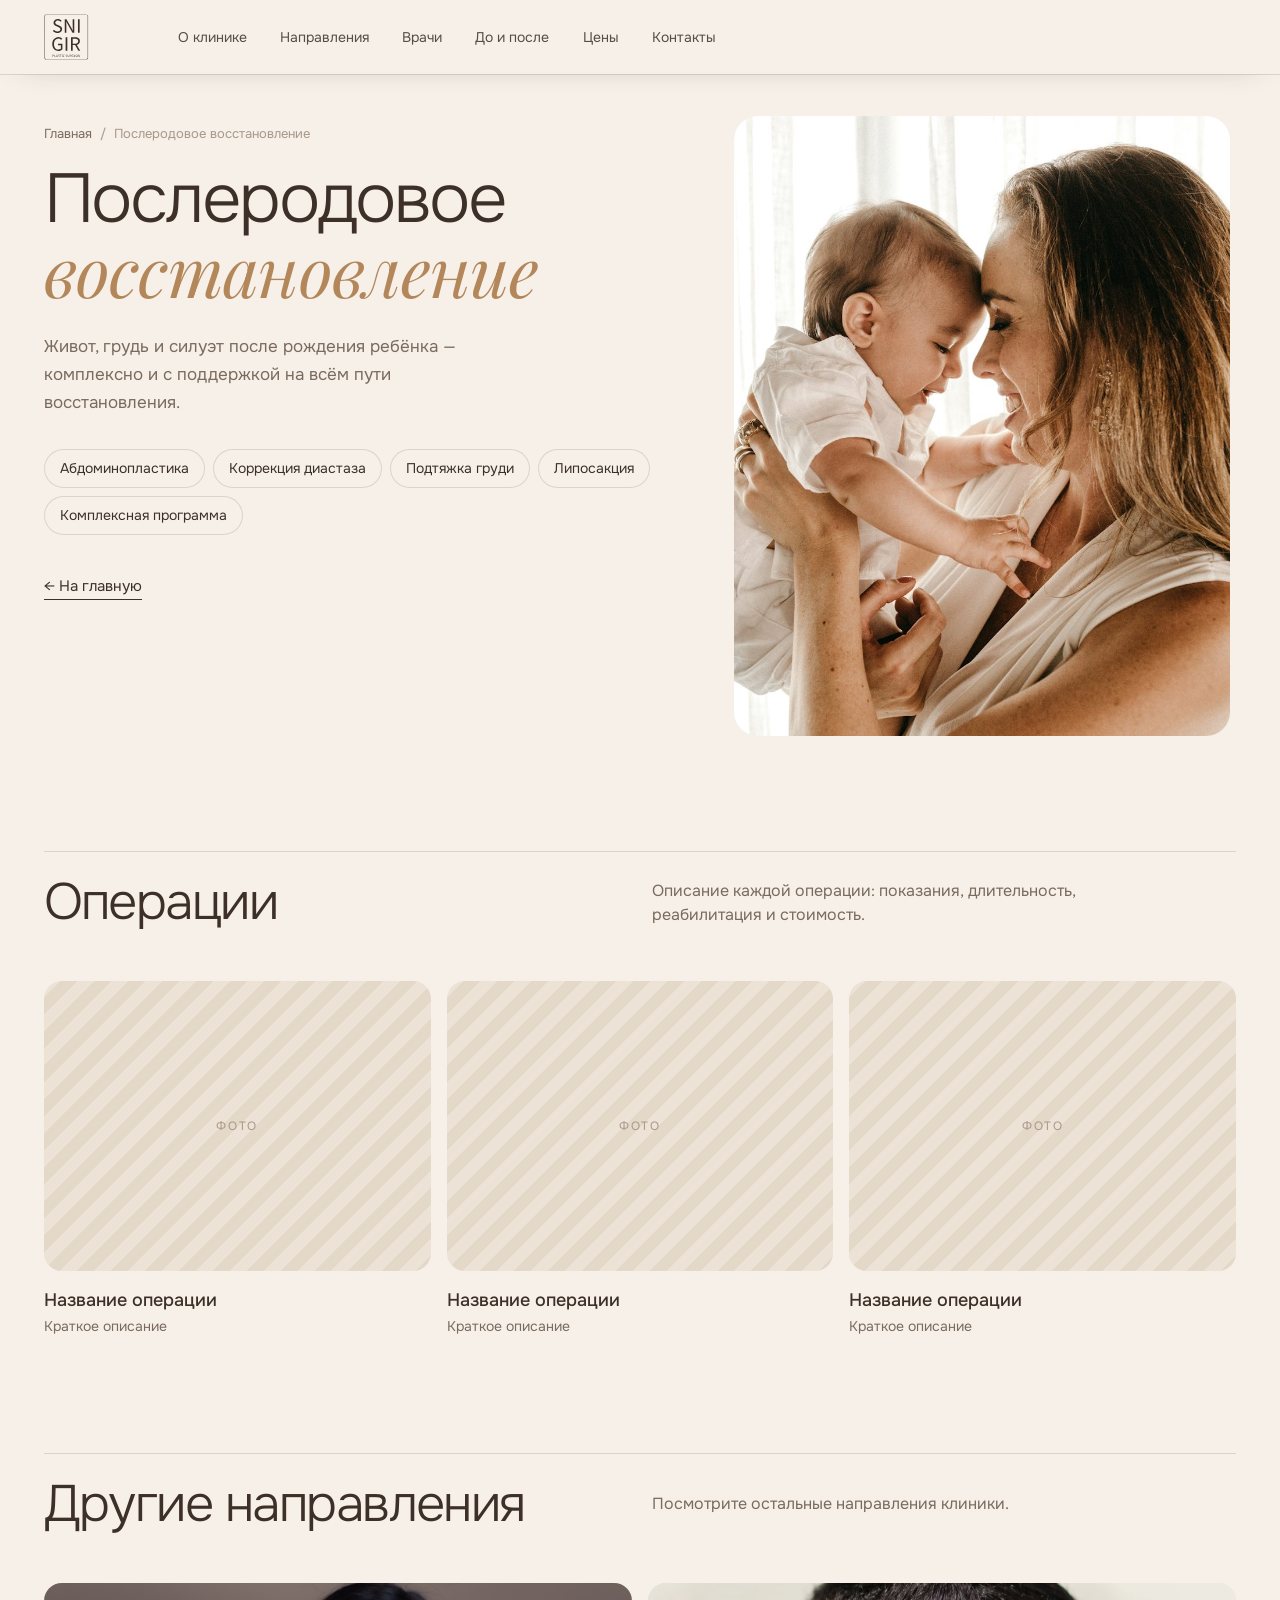
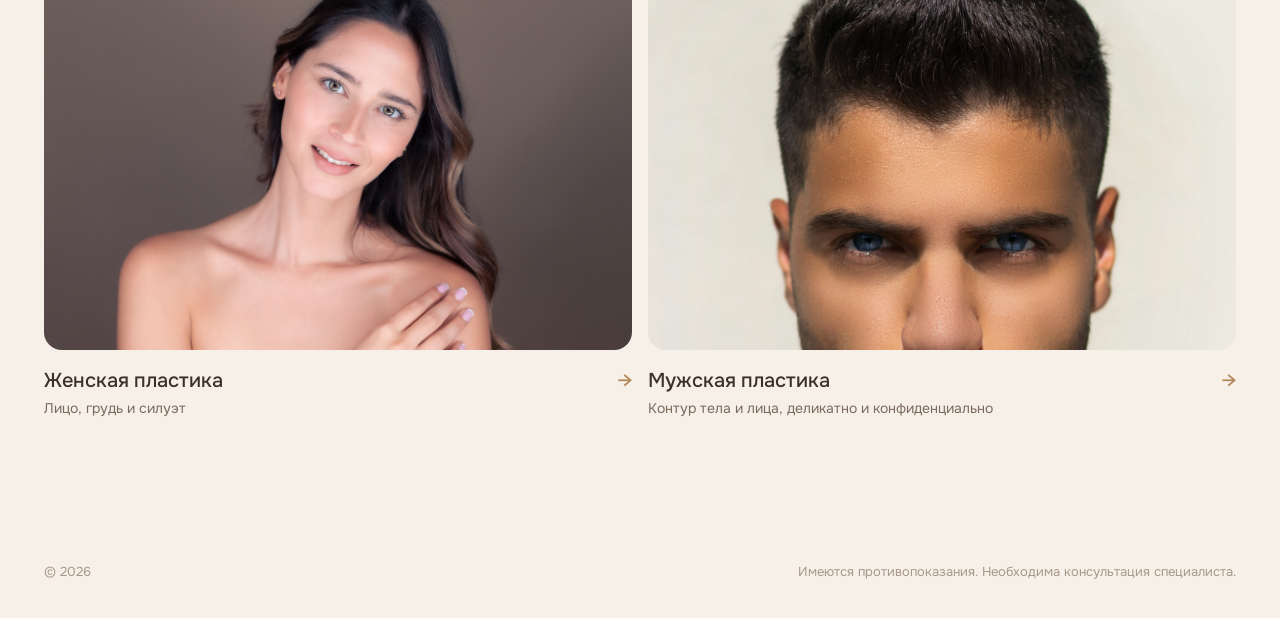
<file: poslerodovoe-vosstanovlenie.html>
<!doctype html>
<html lang="ru">
<head>
  <meta charset="utf-8">
  <meta name="viewport" content="width=device-width, initial-scale=1">
  <title>Послеродовое восстановление — клиника пластической хирургии</title>
  <meta name="description" content="Послеродовое восстановление — клиника пластической хирургии.">
  <link rel="preconnect" href="https://fonts.googleapis.com">
  <link rel="preconnect" href="https://fonts.gstatic.com" crossorigin>
  <link href="https://fonts.googleapis.com/css2?family=Onest:wght@300;400;500&family=Playfair+Display:ital@1&display=swap" rel="stylesheet">
  <link rel="stylesheet" href="css/style.css">
</head>
<body>
  <!-- ============ HEADER ============ -->
  <header class="header is-scrolled">
    <a href="index.html" class="logo" aria-label="На главную">
      <svg class="logo__svg" aria-hidden="true" focusable="false" xmlns="http://www.w3.org/2000/svg" viewBox="128 106 1307 1351" fill="none"><g clip-path="url(#clip0_1516_4)"><path d="M141.016 806.595C141.016 597.77 141.012 389.444 141.021 181.119C141.022 152.079 156.15 129.397 181.925 121.328C189.552 118.941 197.968 118.189 206.024 118.184C468.68 118.028 731.337 118.055 993.994 118.055C1115.99 118.055 1237.98 118.114 1359.98 118C1381.4 117.98 1399.05 125.312 1411.88 142.774C1419.16 152.692 1422.86 163.841 1422.86 176.325C1422.81 580.143 1422.82 983.961 1422.82 1387.78C1422.82 1418.47 1397.47 1445.23 1366.77 1445.5C1310.45 1445.99 1254.11 1445.73 1197.78 1445.73C866.461 1445.74 535.14 1445.72 203.819 1445.78C177.416 1445.78 158.124 1434.54 146.425 1410.78C141.987 1401.77 140.999 1392.01 141 1382.07C141.021 1190.41 141.016 998.755 141.016 806.595ZM153.701 614.096C153.713 871.75 153.689 1129.4 153.939 1387.06C153.945 1393.8 155.785 1401.1 158.77 1407.16C167.55 1424.97 182.719 1433.35 202.453 1433.35C308.616 1433.39 414.779 1433.37 520.941 1433.37C799.764 1433.37 1078.59 1433.38 1357.41 1433.32C1363.04 1433.32 1368.83 1433.2 1374.28 1431.99C1396.1 1427.11 1410.69 1408.37 1410.71 1385.53C1410.75 1283.86 1410.73 1182.2 1410.73 1080.54C1410.73 781.217 1410.74 481.895 1410.67 182.573C1410.67 177.115 1410.46 171.495 1409.19 166.227C1403.98 144.504 1385.36 130.608 1362.11 130.607C1111.95 130.602 861.796 130.603 611.639 130.604C474.811 130.604 337.983 130.589 201.155 130.617C174.379 130.623 153.773 151.063 153.765 177.615C153.722 322.775 153.719 467.936 153.701 614.096Z" fill="#C59759"></path><path d="M974.147 558.582C972.826 522.661 970.806 487.214 970.45 451.75C969.843 391.268 970.281 330.776 970.281 270.289C970.281 268.17 970.281 266.051 970.281 263.65C986.286 263.65 1001.69 263.65 1017.4 263.65C1017.4 394.735 1017.4 525.608 1017.4 656.829C1016.05 656.918 1014.77 657.073 1013.49 657.075C998.994 657.092 984.497 657.023 970.001 657.142C967.219 657.165 965.55 656.431 964.081 653.876C917.295 572.498 870.198 491.298 823.691 409.761C809.272 384.482 796.422 358.31 782.838 332.555C782.018 331 781.064 329.517 780.173 328C779.775 328.114 779.377 328.228 778.979 328.342C780.887 364.523 783.54 400.684 784.494 436.89C785.459 473.525 784.75 510.203 784.76 546.862C784.77 583.343 784.762 619.824 784.762 656.696C769.025 656.696 753.501 656.696 737.749 656.696C737.749 525.681 737.749 394.805 737.749 263.749C738.978 263.601 739.945 263.387 740.911 263.385C755.742 263.36 770.573 263.271 785.401 263.484C787.141 263.509 789.639 264.783 790.474 266.233C838.489 349.588 886.563 432.911 934.128 516.524C947.366 539.793 959.052 563.943 971.474 587.677C972.328 589.308 973.378 590.836 974.338 592.411C974.934 592.252 975.53 592.093 976.127 591.933C975.483 580.971 974.839 570.01 974.147 558.582Z" fill="#C89A5B"></path><path d="M504.509 663.147C458.725 658.172 420.538 638.711 388 606.235C398.053 594.567 407.897 583.142 418.903 570.368C420.783 572.906 422.074 575.335 423.976 577.11C448.471 599.971 476.769 615.464 510.375 619.399C534.362 622.207 557.914 620.544 579.659 608.157C616.529 587.153 619.591 531.198 584.513 508.725C570.852 499.974 556.046 492.874 541.332 485.936C522.683 477.143 503.533 469.422 484.718 460.972C469.509 454.141 454.656 446.584 441.897 435.607C389.845 390.825 397.171 311.734 456.717 275.597C481.131 260.781 507.928 255.408 536.123 256.304C578.053 257.635 614.04 273.3 644.456 302.03C645.297 302.824 646.057 303.702 647.232 304.937C638.293 315.675 629.395 326.364 620.37 337.207C605.827 323.521 589.996 312.444 571.301 306.469C544.222 297.814 516.907 296.501 490.25 308.063C464.176 319.373 452.053 345.656 459.657 372.777C462.908 384.368 469.939 393.65 479.789 399.899C492.092 407.705 504.995 414.755 518.223 420.869C540.26 431.053 562.84 440.053 585.037 449.899C599.833 456.462 613.965 464.296 626.261 475.021C653.552 498.823 663.491 529.551 659.041 564.471C652.623 614.832 620.884 643.586 574.275 657.963C551.664 664.937 528.365 665.39 504.509 663.147Z" fill="#C8995B"></path><path d="M1125.72 542C1125.72 449.049 1125.72 356.598 1125.72 263.752C1142.35 263.752 1158.71 263.752 1175.34 263.752C1175.34 394.836 1175.34 525.686 1175.34 656.812C1158.84 656.812 1142.6 656.812 1125.72 656.812C1125.72 618.67 1125.72 580.585 1125.72 542Z" fill="#C8995B"></path><path d="M1152.11 1185.89C1140.47 1188.24 1134.88 1182.99 1129.49 1173.28C1101.71 1123.22 1073 1073.69 1044.73 1023.9C1042.94 1020.76 1041.04 1019.5 1037.37 1019.53C1017.04 1019.72 996.707 1019.62 976.377 1019.62C974.748 1019.62 973.118 1019.62 970.904 1019.62C970.904 1075.14 970.904 1130.19 970.904 1185.57C954.092 1185.57 937.866 1185.57 921.315 1185.57C921.315 1054.56 921.315 923.668 921.315 792.327C922.67 792.238 924.104 792.061 925.539 792.061C966.698 792.06 1007.86 791.8 1049.01 792.192C1073.92 792.429 1098.61 795.136 1121.87 804.925C1157.94 820.105 1177.22 847.707 1181.16 886.377C1183.2 906.327 1181.98 926.029 1175.57 945.113C1166.02 973.538 1145.98 992.42 1119.41 1004.85C1111.2 1008.7 1102.43 1011.39 1093.54 1014.75C1126.64 1071.45 1159.76 1128.19 1193.45 1185.89C1179.31 1185.89 1165.96 1185.89 1152.11 1185.89ZM1060.94 833.63C1058.79 833.419 1056.64 833.048 1054.48 833.024C1027.68 832.728 1000.88 832.479 974.073 832.246C973.123 832.238 972.171 832.526 971.226 832.676C971.226 881.418 971.226 929.932 971.226 978.666C972.589 978.735 973.563 978.827 974.537 978.827C995.519 978.83 1016.5 978.953 1037.48 978.776C1053.34 978.643 1069.06 977.13 1084.2 971.956C1105.72 964.601 1121.86 951.49 1128.51 928.957C1133.36 912.516 1133.5 895.828 1129.3 879.16C1125.58 864.359 1117.3 853.076 1103.74 845.752C1090.64 838.672 1076.5 835.32 1060.94 833.63Z" fill="#C8995A"></path><path d="M644.101 981.834C652.547 981.834 660.494 981.834 668.933 981.834C668.933 984.227 668.933 986.018 668.933 987.809C668.933 1039.31 668.894 1090.8 669.015 1142.3C669.024 1145.96 668.013 1148.5 665.307 1150.95C642.84 1171.25 616.495 1183.72 586.936 1189.31C551.385 1196.04 516.231 1194.4 482.139 1181.62C438.405 1165.22 408.496 1134.31 389.822 1091.96C372.613 1052.93 368.228 1011.86 370.591 969.781C372.541 935.073 380.729 901.981 398.077 871.622C427.619 819.921 472.665 792.013 531.537 785.878C565.931 782.293 598.577 787.867 628.819 805.249C641.91 812.773 653.411 822.295 664.004 833.527C654.85 844.28 645.808 854.901 636.731 865.564C631.208 860.861 625.962 856.263 620.579 851.832C595.981 831.584 567.316 826.175 536.547 829.545C487.575 834.909 454.118 861.87 436.634 906.859C414.195 964.603 414.963 1023.2 440.255 1079.93C460.4 1125.11 497.446 1147.19 546.694 1149.04C568.395 1149.86 589.154 1146.16 608.5 1135.97C623.218 1128.21 623.174 1128.13 623.175 1111.56C623.175 1084.06 623.175 1056.56 623.175 1029.07C623.175 1027.27 623.175 1025.47 623.175 1023.18C595.319 1023.18 567.911 1023.18 540.198 1023.18C540.198 1009.28 540.198 995.876 540.198 981.834C574.735 981.834 609.168 981.834 644.101 981.834Z" fill="#C8995B"></path><path d="M812.971 1012C812.971 1070.11 812.971 1127.72 812.971 1185.61C796.177 1185.61 779.935 1185.61 763.393 1185.61C763.393 1054.55 763.393 923.643 763.393 792.393C779.641 792.393 795.892 792.393 812.971 792.393C812.971 865.352 812.971 938.426 812.971 1012Z" fill="#C8995B"></path><path d="M1157.85 1328.91C1162.64 1337.48 1167.26 1345.72 1172.15 1354.44C1172.15 1335.74 1172.15 1317.63 1172.15 1299.18C1174.45 1299.18 1176.84 1299.18 1179.53 1299.18C1179.53 1321.44 1179.53 1343.67 1179.53 1365.85C1173.87 1367.6 1170.39 1366.13 1167.43 1360.67C1158.49 1344.15 1148.9 1327.99 1139.33 1311.29C1139.33 1329.69 1139.33 1347.76 1139.33 1366.11C1137.03 1366.11 1134.61 1366.11 1131.94 1366.11C1131.94 1343.8 1131.94 1321.71 1131.94 1299.62C1139.32 1297.7 1140.08 1298.01 1143.74 1304.36C1148.39 1312.43 1153.04 1320.51 1157.85 1328.91Z" fill="#C6985A"></path><path d="M1087.84 1367.68C1067.41 1366.66 1058.84 1349.61 1059.31 1330.9C1059.54 1321.9 1061.5 1313.33 1067.71 1306.41C1080.62 1292.03 1104.79 1295.58 1112.9 1313.16C1118.88 1326.12 1118.68 1339.42 1112.66 1352.26C1107.94 1362.33 1099.33 1367.19 1087.84 1367.68ZM1085.75 1359.92C1094.92 1360.78 1101.26 1356.56 1104.78 1348.45C1109.28 1338.1 1109.37 1327.41 1105.05 1316.94C1102 1309.55 1096.31 1305.3 1088.12 1305.11C1080.64 1304.95 1073.96 1309.63 1070.93 1317.34C1067.13 1327 1067.09 1336.82 1070.63 1346.59C1073.11 1353.43 1077.55 1358.23 1085.75 1359.92Z" fill="#C39658"></path><path d="M894.922 1363.56C893.466 1369.05 889.668 1365.12 886.814 1366.6C886.814 1343.84 886.814 1321.63 886.814 1299.39C896.322 1299.39 905.812 1298.67 915.139 1299.59C924.982 1300.56 930.093 1306.27 930.959 1314.71C932.061 1325.44 928.515 1331.72 919.058 1335.79C918.316 1336.11 917.587 1336.47 916.197 1337.1C921.778 1346.71 927.236 1356.11 932.718 1365.55C925.076 1367.66 924.027 1367.24 920.33 1360.77C916.949 1354.86 913.289 1349.08 910.284 1342.98C908.326 1339.01 905.886 1337.16 901.44 1337.88C899.523 1338.19 897.514 1337.93 894.926 1337.93C894.926 1346.58 894.926 1354.84 894.922 1363.56ZM910.509 1330.58C911.646 1330.33 912.81 1330.18 913.916 1329.84C919.929 1327.98 923.028 1323.44 922.723 1317.01C922.436 1310.96 919.474 1307.16 912.929 1306.4C907.117 1305.72 901.163 1306.25 895.322 1306.25C895.322 1314.59 895.322 1322.62 895.322 1330.72C900.368 1330.72 905.007 1330.72 910.509 1330.58Z" fill="#C6985A"></path><path d="M958.257 1310.39C948.518 1321 947.354 1340.77 955.557 1351.98C961.276 1359.8 973.85 1362.65 982.038 1357.79C983.25 1357.07 984.544 1355.38 984.625 1354.07C984.929 1349.12 984.746 1344.15 984.746 1338.64C979.93 1338.64 975.521 1338.64 970.783 1338.64C970.783 1336.04 970.783 1333.98 970.783 1331.59C977.955 1331.59 984.998 1331.59 992.648 1331.59C992.648 1340.73 992.888 1349.68 992.435 1358.58C992.35 1360.26 989.74 1362.19 987.877 1363.32C968.393 1375.04 944.303 1362.83 941.796 1339.94C940.307 1326.34 941.959 1313.58 953.234 1304.05C964.208 1294.76 982.221 1295.69 991.419 1306.16C990.114 1307.73 988.765 1309.36 987.201 1311.24C977.84 1303.48 968.28 1302.79 958.257 1310.39Z" fill="#C29558"></path><path d="M868.097 1321C868.011 1328.83 868.106 1336.16 867.802 1343.48C867.177 1358.58 858.39 1367.49 844.191 1367.7C830.092 1367.91 820.533 1359.06 819.987 1344.11C819.447 1329.31 819.869 1314.48 819.869 1299.26C822.394 1299.26 824.919 1299.26 828.068 1299.26C828.068 1303.22 828.011 1307.17 828.079 1311.11C828.278 1322.6 828.076 1334.11 828.898 1345.55C829.561 1354.77 835.115 1359.76 843.12 1360.03C851.866 1360.32 857.129 1356.08 858.961 1346.79C859.662 1343.23 859.791 1339.53 859.821 1335.88C859.922 1323.75 859.859 1311.62 859.859 1299.17C862.643 1299.17 865.044 1299.17 868.097 1299.17C868.097 1306.29 868.097 1313.4 868.097 1321Z" fill="#C6985A"></path><path d="M491.478 1365.73C488.631 1366.18 486.024 1366.32 482.666 1366.5C485.106 1359.29 487.322 1352.75 489.533 1346.21C494.477 1331.57 499.571 1316.99 504.252 1302.27C505.391 1298.69 507.523 1298.71 510.263 1298.82C512.809 1298.92 515.251 1298.22 516.472 1301.94C523.352 1322.93 530.534 1343.82 537.597 1364.75C537.692 1365.03 537.582 1365.38 537.552 1366.06C534.847 1366.06 532.115 1366.06 528.902 1366.06C527.209 1360.62 525.344 1354.97 523.711 1349.24C523.019 1346.82 521.948 1345.74 519.243 1345.83C513.259 1346.05 507.258 1346.04 501.274 1345.84C498.574 1345.74 497.495 1346.81 496.797 1349.26C495.249 1354.68 493.428 1360.04 491.478 1365.73ZM511.661 1309.97C511.245 1308.89 510.828 1307.81 510.111 1305.94C506.692 1317.38 503.546 1327.91 500.343 1338.63C507.275 1338.63 513.484 1338.63 520.223 1338.63C517.334 1329.04 514.574 1319.87 511.661 1309.97Z" fill="#C39658"></path><path d="M1008.78 1338C1008.78 1324.86 1008.78 1312.23 1008.78 1299.21C1021.74 1299.21 1034.45 1299.21 1047.48 1299.21C1047.48 1301.25 1047.48 1303.31 1047.48 1305.98C1037.63 1305.98 1027.74 1305.98 1017.62 1305.98C1017.62 1313.17 1017.62 1319.78 1017.62 1326.99C1025.91 1326.99 1034.14 1326.99 1042.66 1326.99C1042.66 1329.68 1042.66 1331.77 1042.66 1334.53C1034.43 1334.53 1026.22 1334.53 1017.71 1334.53C1017.71 1342.93 1017.71 1350.67 1017.71 1359C1028 1359 1038.23 1359 1048.63 1359C1048.63 1361.71 1048.63 1363.82 1048.63 1366.15C1035.36 1366.15 1022.26 1366.15 1008.78 1366.15C1008.78 1356.77 1008.78 1347.63 1008.78 1338Z" fill="#C29558"></path><path d="M383 1316C383 1310.21 383 1304.91 383 1298.15C393.934 1298.93 404.54 1298.94 414.862 1300.65C422.998 1302 427.173 1308.51 427.719 1316.93C428.321 1326.24 424.518 1333.87 416.628 1336.78C411.748 1338.58 406.307 1338.96 401.074 1339.65C398.18 1340.03 395.197 1339.72 391.894 1339.72C391.894 1348.7 391.894 1357.13 391.894 1365.99C388.845 1365.99 386.158 1365.99 383 1365.99C383 1349.35 383 1332.93 383 1316ZM410.276 1331.45C417.455 1328.55 419.872 1324.25 418.905 1316.1C418.235 1310.46 414.91 1307.04 408.081 1306.31C402.866 1305.75 397.543 1306.2 392.011 1306.2C392.011 1314.89 392.011 1323.46 392.011 1332.91C398.008 1332.51 403.753 1332.13 410.276 1331.45Z" fill="#C19457"></path><path d="M569.287 1327.61C573.517 1329.65 577.69 1331.09 581.253 1333.45C593.482 1341.56 591.947 1358.67 578.592 1365.06C567.351 1370.44 552.506 1367.36 543.083 1357.46C544.604 1355.67 546.154 1353.84 547.338 1352.45C552.002 1354.82 556.031 1357.92 560.516 1358.87C564.966 1359.81 570.272 1359.67 574.495 1358.09C582.499 1355.12 583.158 1345.37 575.902 1340.74C571.455 1337.9 566.3 1336.2 561.624 1333.69C557.845 1331.66 553.739 1329.76 550.772 1326.8C542.771 1318.82 545.405 1305.73 555.677 1300.26C565.364 1295.09 579.091 1297.57 586.969 1306.1C586.329 1306.96 585.679 1307.88 584.968 1308.76C584.35 1309.52 583.662 1310.22 583.23 1310.7C579.25 1308.92 575.663 1306.53 571.764 1305.8C568.208 1305.13 564.036 1305.49 560.627 1306.74C553.726 1309.26 552.591 1317.38 558.422 1321.86C561.525 1324.25 565.416 1325.61 569.287 1327.61Z" fill="#C29558"></path><path d="M783.529 1326.37C788.099 1328.48 792.447 1330.19 796.542 1332.38C803.059 1335.86 806.895 1341.33 806.54 1348.91C806.172 1356.77 802.022 1362.28 794.802 1365.44C783.727 1370.29 769.416 1367.11 760.131 1357.49C761.634 1355.7 763.171 1353.87 764.38 1352.44C768.995 1354.8 773.013 1357.9 777.489 1358.86C781.94 1359.81 787.244 1359.69 791.477 1358.14C799.498 1355.2 800.234 1345.43 793.017 1340.79C788.582 1337.94 783.429 1336.23 778.754 1333.72C774.974 1331.7 770.869 1329.8 767.881 1326.86C759.682 1318.79 762.488 1305.46 773.106 1300.1C782.88 1295.16 795.943 1297.59 804.101 1306.12C802.826 1307.71 801.509 1309.34 800.285 1310.86C796.639 1309.11 793.349 1307.22 789.835 1305.96C787.724 1305.2 785.238 1305.09 782.963 1305.26C776.792 1305.71 772.928 1308.6 772.008 1313.03C771.062 1317.58 773.372 1321.3 779.116 1324.34C780.434 1325.04 781.832 1325.58 783.529 1326.37Z" fill="#C39658"></path><path d="M681.684 1328.62C682.907 1308.55 696.703 1295.99 714.982 1297.96C720.854 1298.59 725.567 1301.46 729.782 1305.95C728.349 1307.7 727.009 1309.34 725.695 1310.94C722.637 1309.22 719.954 1307.19 716.929 1306.11C707.578 1302.77 697.226 1307.62 693.207 1317.38C689.033 1327.51 689.062 1337.94 693.379 1348.01C698.857 1360.78 713.279 1363.98 724.04 1355.13C724.913 1354.42 725.75 1353.65 726.914 1352.64C728.478 1354.4 729.86 1355.96 731.193 1357.46C719.475 1373.11 694.586 1370.11 685.724 1352.35C682.045 1344.97 681.076 1337.15 681.684 1328.62Z" fill="#C29558"></path><path d="M625.635 1350.99C625.635 1356.27 625.635 1361.05 625.635 1366.11C622.547 1366.11 619.959 1366.11 616.982 1366.11C616.982 1346.2 616.982 1326.46 616.982 1306.15C610.076 1306.15 603.529 1306.15 596.767 1306.15C596.767 1303.48 596.767 1301.38 596.767 1299.06C613.094 1299.06 629.173 1299.06 645.58 1299.06C645.58 1301.26 645.58 1303.33 645.58 1305.85C639.194 1305.85 632.775 1305.85 625.635 1305.85C625.635 1321.03 625.635 1335.76 625.635 1350.99Z" fill="#C59759"></path><path d="M441.591 1359.96C441.591 1339.51 441.591 1319.55 441.591 1299.22C444.301 1299.22 446.713 1299.22 449.826 1299.22C449.826 1318.86 449.826 1338.7 449.826 1359.05C460.077 1359.05 469.648 1359.05 479.468 1359.05C479.468 1361.63 479.468 1363.69 479.468 1366.07C466.871 1366.07 454.5 1366.07 441.591 1366.07C441.591 1364.02 441.591 1362.24 441.591 1359.96Z" fill="#C8995B"></path><path d="M658.639 1365.85C658.288 1343.54 658.288 1321.48 658.288 1299.12C661.108 1299.12 663.669 1299.12 666.502 1299.12C666.502 1321.49 666.502 1343.67 666.502 1366.1C663.877 1366.1 661.434 1366.1 658.639 1365.85Z" fill="#C19457"></path></g><defs><clipPath id="clip0_1516_4"><rect width="1563" height="1563" fill="white"></rect></clipPath></defs></svg>
    </a>
    <nav class="nav" aria-label="Основное меню">
      <a href="index.html#about">О клинике</a>
      <a href="index.html#directions">Направления</a>
      <a href="index.html#doctors">Врачи</a>
      <a href="index.html#results">До и после</a>
      <a href="index.html#prices">Цены</a>
      <a href="index.html#contacts">Контакты</a>
    </nav>
    <button class="burger" aria-label="Меню" aria-expanded="false"><span></span><span></span></button>
  </header>

  <div class="mobile-menu" aria-hidden="true">
    <nav>
      <a href="index.html#about">О клинике</a>
      <a href="index.html#directions">Направления</a>
      <a href="index.html#doctors">Врачи</a>
      <a href="index.html#results">До и после</a>
      <a href="index.html#prices">Цены</a>
      <a href="index.html#contacts">Контакты</a>
    </nav>
    <div class="mobile-menu__foot">
      <a href="tel:+70000000000">+7 (000) 000-00-00</a>
      <a href="mailto:mail@example.ru">mail@example.ru</a>
    </div>
  </div>

  <main>
    <!-- ============ СТРАНИЦА НАПРАВЛЕНИЯ (ЗАГЛУШКА) ============ -->
    <section class="page-hero">
      <div>
        <div class="crumbs"><a href="index.html">Главная</a> &nbsp;/&nbsp; Послеродовое восстановление</div>
        <h1>Послеродовое <em>восстановление</em></h1>
        <p class="page-hero__lead">Живот, грудь и силуэт после рождения ребёнка — комплексно и с поддержкой на всём пути восстановления.</p>
        <ul class="chips"><li>Абдоминопластика</li><li>Коррекция диастаза</li><li>Подтяжка груди</li><li>Липосакция</li><li>Комплексная программа</li></ul>
        <div class="page-hero__foot">
          <a href="index.html" class="back">← На главную</a>
        </div>
      </div>
      <figure class="page-hero__media"><img src="assets/img/dir-postpartum.jpg" alt="" style="object-position: 50% 30%"></figure>
    </section>

    <section class="block">
      <div class="block__head">
        <h2>Операции</h2>
        <p>Описание каждой операции: показания, длительность, реабилитация и стоимость.</p>
      </div>
      <div class="grid grid--3">
        <div class="tile"><span class="ph">Фото</span><h3>Название операции</h3><p>Краткое описание</p></div>
        <div class="tile"><span class="ph">Фото</span><h3>Название операции</h3><p>Краткое описание</p></div>
        <div class="tile"><span class="ph">Фото</span><h3>Название операции</h3><p>Краткое описание</p></div>
      </div>
    </section>

    <section class="block">
      <div class="block__head">
        <h2>Другие направления</h2>
        <p>Посмотрите остальные направления клиники.</p>
      </div>
      <div class="grid grid--2">
        <a href="zhenskaya-plastika.html" class="tile tile--dir"><span class="tile__media tile__media--wide"><img src="assets/img/slide-2.jpg" alt="" loading="lazy" style="object-position: 55% 30%"></span><h3>Женская пластика <i aria-hidden="true">→</i></h3><p>Лицо, грудь и силуэт</p></a>
        <a href="muzhskaya-plastika.html" class="tile tile--dir"><span class="tile__media tile__media--wide"><img src="assets/img/dir-men.jpg" alt="" loading="lazy" style="object-position: 50% 25%"></span><h3>Мужская пластика <i aria-hidden="true">→</i></h3><p>Контур тела и лица, деликатно и конфиденциально</p></a>
      </div>
    </section>
  </main>

<footer class="footer">
    <span>© 2026</span>
    <span>Имеются противопоказания. Необходима консультация специалиста.</span>
  </footer>

  <script src="js/main.js"></script>
</body>
</html>
</file>
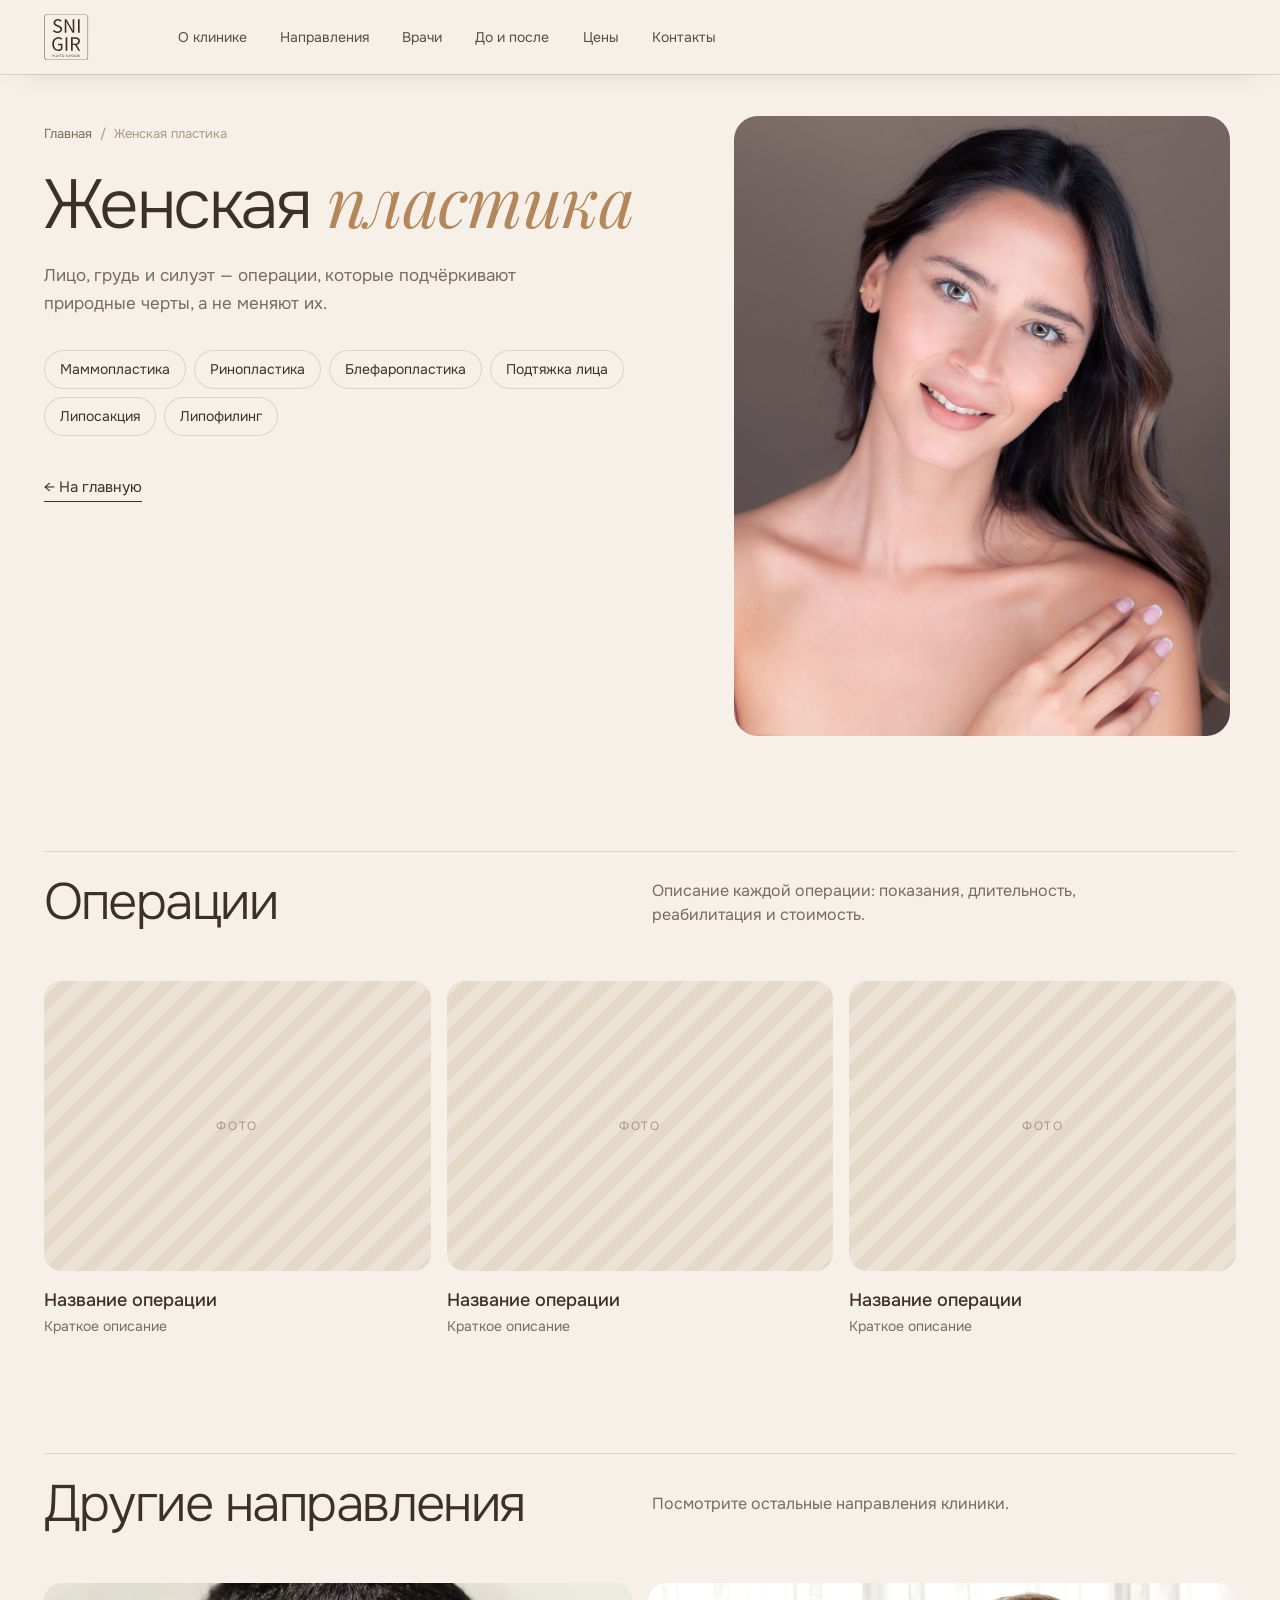
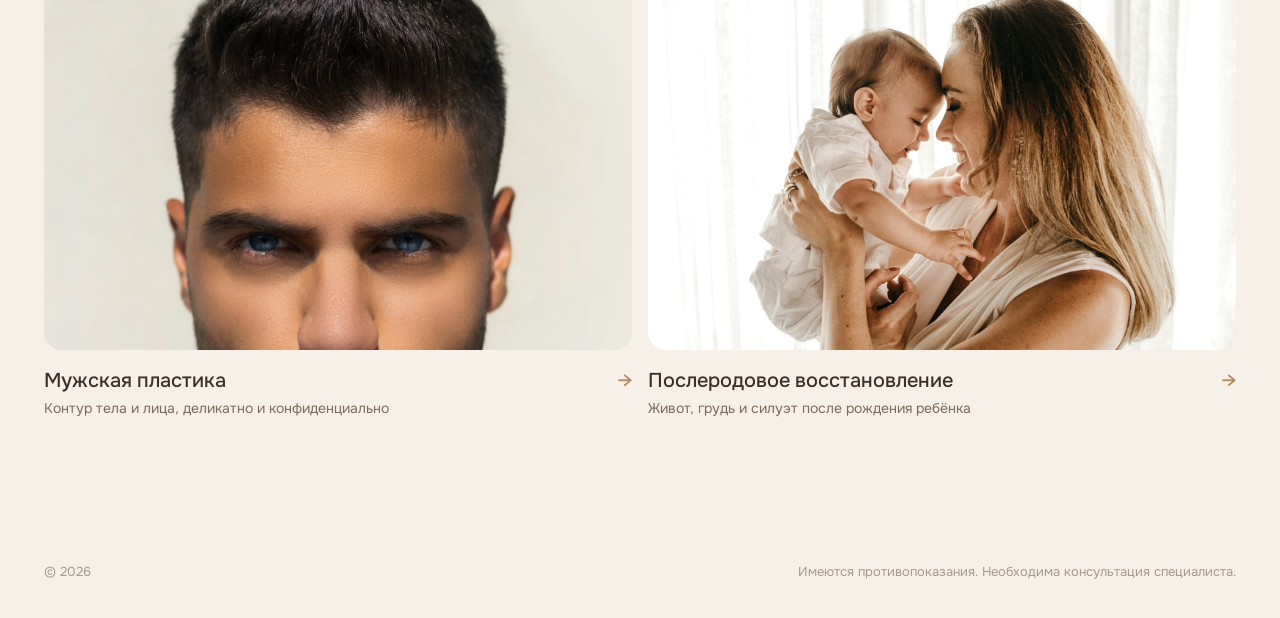
<file: zhenskaya-plastika.html>
<!doctype html>
<html lang="ru">
<head>
  <meta charset="utf-8">
  <meta name="viewport" content="width=device-width, initial-scale=1">
  <title>Женская пластика — клиника пластической хирургии</title>
  <meta name="description" content="Женская пластика — клиника пластической хирургии.">
  <link rel="preconnect" href="https://fonts.googleapis.com">
  <link rel="preconnect" href="https://fonts.gstatic.com" crossorigin>
  <link href="https://fonts.googleapis.com/css2?family=Onest:wght@300;400;500&family=Playfair+Display:ital@1&display=swap" rel="stylesheet">
  <link rel="stylesheet" href="css/style.css">
</head>
<body>
  <!-- ============ HEADER ============ -->
  <header class="header is-scrolled">
    <a href="index.html" class="logo" aria-label="На главную">
      <svg class="logo__svg" aria-hidden="true" focusable="false" xmlns="http://www.w3.org/2000/svg" viewBox="128 106 1307 1351" fill="none"><g clip-path="url(#clip0_1516_4)"><path d="M141.016 806.595C141.016 597.77 141.012 389.444 141.021 181.119C141.022 152.079 156.15 129.397 181.925 121.328C189.552 118.941 197.968 118.189 206.024 118.184C468.68 118.028 731.337 118.055 993.994 118.055C1115.99 118.055 1237.98 118.114 1359.98 118C1381.4 117.98 1399.05 125.312 1411.88 142.774C1419.16 152.692 1422.86 163.841 1422.86 176.325C1422.81 580.143 1422.82 983.961 1422.82 1387.78C1422.82 1418.47 1397.47 1445.23 1366.77 1445.5C1310.45 1445.99 1254.11 1445.73 1197.78 1445.73C866.461 1445.74 535.14 1445.72 203.819 1445.78C177.416 1445.78 158.124 1434.54 146.425 1410.78C141.987 1401.77 140.999 1392.01 141 1382.07C141.021 1190.41 141.016 998.755 141.016 806.595ZM153.701 614.096C153.713 871.75 153.689 1129.4 153.939 1387.06C153.945 1393.8 155.785 1401.1 158.77 1407.16C167.55 1424.97 182.719 1433.35 202.453 1433.35C308.616 1433.39 414.779 1433.37 520.941 1433.37C799.764 1433.37 1078.59 1433.38 1357.41 1433.32C1363.04 1433.32 1368.83 1433.2 1374.28 1431.99C1396.1 1427.11 1410.69 1408.37 1410.71 1385.53C1410.75 1283.86 1410.73 1182.2 1410.73 1080.54C1410.73 781.217 1410.74 481.895 1410.67 182.573C1410.67 177.115 1410.46 171.495 1409.19 166.227C1403.98 144.504 1385.36 130.608 1362.11 130.607C1111.95 130.602 861.796 130.603 611.639 130.604C474.811 130.604 337.983 130.589 201.155 130.617C174.379 130.623 153.773 151.063 153.765 177.615C153.722 322.775 153.719 467.936 153.701 614.096Z" fill="#C59759"></path><path d="M974.147 558.582C972.826 522.661 970.806 487.214 970.45 451.75C969.843 391.268 970.281 330.776 970.281 270.289C970.281 268.17 970.281 266.051 970.281 263.65C986.286 263.65 1001.69 263.65 1017.4 263.65C1017.4 394.735 1017.4 525.608 1017.4 656.829C1016.05 656.918 1014.77 657.073 1013.49 657.075C998.994 657.092 984.497 657.023 970.001 657.142C967.219 657.165 965.55 656.431 964.081 653.876C917.295 572.498 870.198 491.298 823.691 409.761C809.272 384.482 796.422 358.31 782.838 332.555C782.018 331 781.064 329.517 780.173 328C779.775 328.114 779.377 328.228 778.979 328.342C780.887 364.523 783.54 400.684 784.494 436.89C785.459 473.525 784.75 510.203 784.76 546.862C784.77 583.343 784.762 619.824 784.762 656.696C769.025 656.696 753.501 656.696 737.749 656.696C737.749 525.681 737.749 394.805 737.749 263.749C738.978 263.601 739.945 263.387 740.911 263.385C755.742 263.36 770.573 263.271 785.401 263.484C787.141 263.509 789.639 264.783 790.474 266.233C838.489 349.588 886.563 432.911 934.128 516.524C947.366 539.793 959.052 563.943 971.474 587.677C972.328 589.308 973.378 590.836 974.338 592.411C974.934 592.252 975.53 592.093 976.127 591.933C975.483 580.971 974.839 570.01 974.147 558.582Z" fill="#C89A5B"></path><path d="M504.509 663.147C458.725 658.172 420.538 638.711 388 606.235C398.053 594.567 407.897 583.142 418.903 570.368C420.783 572.906 422.074 575.335 423.976 577.11C448.471 599.971 476.769 615.464 510.375 619.399C534.362 622.207 557.914 620.544 579.659 608.157C616.529 587.153 619.591 531.198 584.513 508.725C570.852 499.974 556.046 492.874 541.332 485.936C522.683 477.143 503.533 469.422 484.718 460.972C469.509 454.141 454.656 446.584 441.897 435.607C389.845 390.825 397.171 311.734 456.717 275.597C481.131 260.781 507.928 255.408 536.123 256.304C578.053 257.635 614.04 273.3 644.456 302.03C645.297 302.824 646.057 303.702 647.232 304.937C638.293 315.675 629.395 326.364 620.37 337.207C605.827 323.521 589.996 312.444 571.301 306.469C544.222 297.814 516.907 296.501 490.25 308.063C464.176 319.373 452.053 345.656 459.657 372.777C462.908 384.368 469.939 393.65 479.789 399.899C492.092 407.705 504.995 414.755 518.223 420.869C540.26 431.053 562.84 440.053 585.037 449.899C599.833 456.462 613.965 464.296 626.261 475.021C653.552 498.823 663.491 529.551 659.041 564.471C652.623 614.832 620.884 643.586 574.275 657.963C551.664 664.937 528.365 665.39 504.509 663.147Z" fill="#C8995B"></path><path d="M1125.72 542C1125.72 449.049 1125.72 356.598 1125.72 263.752C1142.35 263.752 1158.71 263.752 1175.34 263.752C1175.34 394.836 1175.34 525.686 1175.34 656.812C1158.84 656.812 1142.6 656.812 1125.72 656.812C1125.72 618.67 1125.72 580.585 1125.72 542Z" fill="#C8995B"></path><path d="M1152.11 1185.89C1140.47 1188.24 1134.88 1182.99 1129.49 1173.28C1101.71 1123.22 1073 1073.69 1044.73 1023.9C1042.94 1020.76 1041.04 1019.5 1037.37 1019.53C1017.04 1019.72 996.707 1019.62 976.377 1019.62C974.748 1019.62 973.118 1019.62 970.904 1019.62C970.904 1075.14 970.904 1130.19 970.904 1185.57C954.092 1185.57 937.866 1185.57 921.315 1185.57C921.315 1054.56 921.315 923.668 921.315 792.327C922.67 792.238 924.104 792.061 925.539 792.061C966.698 792.06 1007.86 791.8 1049.01 792.192C1073.92 792.429 1098.61 795.136 1121.87 804.925C1157.94 820.105 1177.22 847.707 1181.16 886.377C1183.2 906.327 1181.98 926.029 1175.57 945.113C1166.02 973.538 1145.98 992.42 1119.41 1004.85C1111.2 1008.7 1102.43 1011.39 1093.54 1014.75C1126.64 1071.45 1159.76 1128.19 1193.45 1185.89C1179.31 1185.89 1165.96 1185.89 1152.11 1185.89ZM1060.94 833.63C1058.79 833.419 1056.64 833.048 1054.48 833.024C1027.68 832.728 1000.88 832.479 974.073 832.246C973.123 832.238 972.171 832.526 971.226 832.676C971.226 881.418 971.226 929.932 971.226 978.666C972.589 978.735 973.563 978.827 974.537 978.827C995.519 978.83 1016.5 978.953 1037.48 978.776C1053.34 978.643 1069.06 977.13 1084.2 971.956C1105.72 964.601 1121.86 951.49 1128.51 928.957C1133.36 912.516 1133.5 895.828 1129.3 879.16C1125.58 864.359 1117.3 853.076 1103.74 845.752C1090.64 838.672 1076.5 835.32 1060.94 833.63Z" fill="#C8995A"></path><path d="M644.101 981.834C652.547 981.834 660.494 981.834 668.933 981.834C668.933 984.227 668.933 986.018 668.933 987.809C668.933 1039.31 668.894 1090.8 669.015 1142.3C669.024 1145.96 668.013 1148.5 665.307 1150.95C642.84 1171.25 616.495 1183.72 586.936 1189.31C551.385 1196.04 516.231 1194.4 482.139 1181.62C438.405 1165.22 408.496 1134.31 389.822 1091.96C372.613 1052.93 368.228 1011.86 370.591 969.781C372.541 935.073 380.729 901.981 398.077 871.622C427.619 819.921 472.665 792.013 531.537 785.878C565.931 782.293 598.577 787.867 628.819 805.249C641.91 812.773 653.411 822.295 664.004 833.527C654.85 844.28 645.808 854.901 636.731 865.564C631.208 860.861 625.962 856.263 620.579 851.832C595.981 831.584 567.316 826.175 536.547 829.545C487.575 834.909 454.118 861.87 436.634 906.859C414.195 964.603 414.963 1023.2 440.255 1079.93C460.4 1125.11 497.446 1147.19 546.694 1149.04C568.395 1149.86 589.154 1146.16 608.5 1135.97C623.218 1128.21 623.174 1128.13 623.175 1111.56C623.175 1084.06 623.175 1056.56 623.175 1029.07C623.175 1027.27 623.175 1025.47 623.175 1023.18C595.319 1023.18 567.911 1023.18 540.198 1023.18C540.198 1009.28 540.198 995.876 540.198 981.834C574.735 981.834 609.168 981.834 644.101 981.834Z" fill="#C8995B"></path><path d="M812.971 1012C812.971 1070.11 812.971 1127.72 812.971 1185.61C796.177 1185.61 779.935 1185.61 763.393 1185.61C763.393 1054.55 763.393 923.643 763.393 792.393C779.641 792.393 795.892 792.393 812.971 792.393C812.971 865.352 812.971 938.426 812.971 1012Z" fill="#C8995B"></path><path d="M1157.85 1328.91C1162.64 1337.48 1167.26 1345.72 1172.15 1354.44C1172.15 1335.74 1172.15 1317.63 1172.15 1299.18C1174.45 1299.18 1176.84 1299.18 1179.53 1299.18C1179.53 1321.44 1179.53 1343.67 1179.53 1365.85C1173.87 1367.6 1170.39 1366.13 1167.43 1360.67C1158.49 1344.15 1148.9 1327.99 1139.33 1311.29C1139.33 1329.69 1139.33 1347.76 1139.33 1366.11C1137.03 1366.11 1134.61 1366.11 1131.94 1366.11C1131.94 1343.8 1131.94 1321.71 1131.94 1299.62C1139.32 1297.7 1140.08 1298.01 1143.74 1304.36C1148.39 1312.43 1153.04 1320.51 1157.85 1328.91Z" fill="#C6985A"></path><path d="M1087.84 1367.68C1067.41 1366.66 1058.84 1349.61 1059.31 1330.9C1059.54 1321.9 1061.5 1313.33 1067.71 1306.41C1080.62 1292.03 1104.79 1295.58 1112.9 1313.16C1118.88 1326.12 1118.68 1339.42 1112.66 1352.26C1107.94 1362.33 1099.33 1367.19 1087.84 1367.68ZM1085.75 1359.92C1094.92 1360.78 1101.26 1356.56 1104.78 1348.45C1109.28 1338.1 1109.37 1327.41 1105.05 1316.94C1102 1309.55 1096.31 1305.3 1088.12 1305.11C1080.64 1304.95 1073.96 1309.63 1070.93 1317.34C1067.13 1327 1067.09 1336.82 1070.63 1346.59C1073.11 1353.43 1077.55 1358.23 1085.75 1359.92Z" fill="#C39658"></path><path d="M894.922 1363.56C893.466 1369.05 889.668 1365.12 886.814 1366.6C886.814 1343.84 886.814 1321.63 886.814 1299.39C896.322 1299.39 905.812 1298.67 915.139 1299.59C924.982 1300.56 930.093 1306.27 930.959 1314.71C932.061 1325.44 928.515 1331.72 919.058 1335.79C918.316 1336.11 917.587 1336.47 916.197 1337.1C921.778 1346.71 927.236 1356.11 932.718 1365.55C925.076 1367.66 924.027 1367.24 920.33 1360.77C916.949 1354.86 913.289 1349.08 910.284 1342.98C908.326 1339.01 905.886 1337.16 901.44 1337.88C899.523 1338.19 897.514 1337.93 894.926 1337.93C894.926 1346.58 894.926 1354.84 894.922 1363.56ZM910.509 1330.58C911.646 1330.33 912.81 1330.18 913.916 1329.84C919.929 1327.98 923.028 1323.44 922.723 1317.01C922.436 1310.96 919.474 1307.16 912.929 1306.4C907.117 1305.72 901.163 1306.25 895.322 1306.25C895.322 1314.59 895.322 1322.62 895.322 1330.72C900.368 1330.72 905.007 1330.72 910.509 1330.58Z" fill="#C6985A"></path><path d="M958.257 1310.39C948.518 1321 947.354 1340.77 955.557 1351.98C961.276 1359.8 973.85 1362.65 982.038 1357.79C983.25 1357.07 984.544 1355.38 984.625 1354.07C984.929 1349.12 984.746 1344.15 984.746 1338.64C979.93 1338.64 975.521 1338.64 970.783 1338.64C970.783 1336.04 970.783 1333.98 970.783 1331.59C977.955 1331.59 984.998 1331.59 992.648 1331.59C992.648 1340.73 992.888 1349.68 992.435 1358.58C992.35 1360.26 989.74 1362.19 987.877 1363.32C968.393 1375.04 944.303 1362.83 941.796 1339.94C940.307 1326.34 941.959 1313.58 953.234 1304.05C964.208 1294.76 982.221 1295.69 991.419 1306.16C990.114 1307.73 988.765 1309.36 987.201 1311.24C977.84 1303.48 968.28 1302.79 958.257 1310.39Z" fill="#C29558"></path><path d="M868.097 1321C868.011 1328.83 868.106 1336.16 867.802 1343.48C867.177 1358.58 858.39 1367.49 844.191 1367.7C830.092 1367.91 820.533 1359.06 819.987 1344.11C819.447 1329.31 819.869 1314.48 819.869 1299.26C822.394 1299.26 824.919 1299.26 828.068 1299.26C828.068 1303.22 828.011 1307.17 828.079 1311.11C828.278 1322.6 828.076 1334.11 828.898 1345.55C829.561 1354.77 835.115 1359.76 843.12 1360.03C851.866 1360.32 857.129 1356.08 858.961 1346.79C859.662 1343.23 859.791 1339.53 859.821 1335.88C859.922 1323.75 859.859 1311.62 859.859 1299.17C862.643 1299.17 865.044 1299.17 868.097 1299.17C868.097 1306.29 868.097 1313.4 868.097 1321Z" fill="#C6985A"></path><path d="M491.478 1365.73C488.631 1366.18 486.024 1366.32 482.666 1366.5C485.106 1359.29 487.322 1352.75 489.533 1346.21C494.477 1331.57 499.571 1316.99 504.252 1302.27C505.391 1298.69 507.523 1298.71 510.263 1298.82C512.809 1298.92 515.251 1298.22 516.472 1301.94C523.352 1322.93 530.534 1343.82 537.597 1364.75C537.692 1365.03 537.582 1365.38 537.552 1366.06C534.847 1366.06 532.115 1366.06 528.902 1366.06C527.209 1360.62 525.344 1354.97 523.711 1349.24C523.019 1346.82 521.948 1345.74 519.243 1345.83C513.259 1346.05 507.258 1346.04 501.274 1345.84C498.574 1345.74 497.495 1346.81 496.797 1349.26C495.249 1354.68 493.428 1360.04 491.478 1365.73ZM511.661 1309.97C511.245 1308.89 510.828 1307.81 510.111 1305.94C506.692 1317.38 503.546 1327.91 500.343 1338.63C507.275 1338.63 513.484 1338.63 520.223 1338.63C517.334 1329.04 514.574 1319.87 511.661 1309.97Z" fill="#C39658"></path><path d="M1008.78 1338C1008.78 1324.86 1008.78 1312.23 1008.78 1299.21C1021.74 1299.21 1034.45 1299.21 1047.48 1299.21C1047.48 1301.25 1047.48 1303.31 1047.48 1305.98C1037.63 1305.98 1027.74 1305.98 1017.62 1305.98C1017.62 1313.17 1017.62 1319.78 1017.62 1326.99C1025.91 1326.99 1034.14 1326.99 1042.66 1326.99C1042.66 1329.68 1042.66 1331.77 1042.66 1334.53C1034.43 1334.53 1026.22 1334.53 1017.71 1334.53C1017.71 1342.93 1017.71 1350.67 1017.71 1359C1028 1359 1038.23 1359 1048.63 1359C1048.63 1361.71 1048.63 1363.82 1048.63 1366.15C1035.36 1366.15 1022.26 1366.15 1008.78 1366.15C1008.78 1356.77 1008.78 1347.63 1008.78 1338Z" fill="#C29558"></path><path d="M383 1316C383 1310.21 383 1304.91 383 1298.15C393.934 1298.93 404.54 1298.94 414.862 1300.65C422.998 1302 427.173 1308.51 427.719 1316.93C428.321 1326.24 424.518 1333.87 416.628 1336.78C411.748 1338.58 406.307 1338.96 401.074 1339.65C398.18 1340.03 395.197 1339.72 391.894 1339.72C391.894 1348.7 391.894 1357.13 391.894 1365.99C388.845 1365.99 386.158 1365.99 383 1365.99C383 1349.35 383 1332.93 383 1316ZM410.276 1331.45C417.455 1328.55 419.872 1324.25 418.905 1316.1C418.235 1310.46 414.91 1307.04 408.081 1306.31C402.866 1305.75 397.543 1306.2 392.011 1306.2C392.011 1314.89 392.011 1323.46 392.011 1332.91C398.008 1332.51 403.753 1332.13 410.276 1331.45Z" fill="#C19457"></path><path d="M569.287 1327.61C573.517 1329.65 577.69 1331.09 581.253 1333.45C593.482 1341.56 591.947 1358.67 578.592 1365.06C567.351 1370.44 552.506 1367.36 543.083 1357.46C544.604 1355.67 546.154 1353.84 547.338 1352.45C552.002 1354.82 556.031 1357.92 560.516 1358.87C564.966 1359.81 570.272 1359.67 574.495 1358.09C582.499 1355.12 583.158 1345.37 575.902 1340.74C571.455 1337.9 566.3 1336.2 561.624 1333.69C557.845 1331.66 553.739 1329.76 550.772 1326.8C542.771 1318.82 545.405 1305.73 555.677 1300.26C565.364 1295.09 579.091 1297.57 586.969 1306.1C586.329 1306.96 585.679 1307.88 584.968 1308.76C584.35 1309.52 583.662 1310.22 583.23 1310.7C579.25 1308.92 575.663 1306.53 571.764 1305.8C568.208 1305.13 564.036 1305.49 560.627 1306.74C553.726 1309.26 552.591 1317.38 558.422 1321.86C561.525 1324.25 565.416 1325.61 569.287 1327.61Z" fill="#C29558"></path><path d="M783.529 1326.37C788.099 1328.48 792.447 1330.19 796.542 1332.38C803.059 1335.86 806.895 1341.33 806.54 1348.91C806.172 1356.77 802.022 1362.28 794.802 1365.44C783.727 1370.29 769.416 1367.11 760.131 1357.49C761.634 1355.7 763.171 1353.87 764.38 1352.44C768.995 1354.8 773.013 1357.9 777.489 1358.86C781.94 1359.81 787.244 1359.69 791.477 1358.14C799.498 1355.2 800.234 1345.43 793.017 1340.79C788.582 1337.94 783.429 1336.23 778.754 1333.72C774.974 1331.7 770.869 1329.8 767.881 1326.86C759.682 1318.79 762.488 1305.46 773.106 1300.1C782.88 1295.16 795.943 1297.59 804.101 1306.12C802.826 1307.71 801.509 1309.34 800.285 1310.86C796.639 1309.11 793.349 1307.22 789.835 1305.96C787.724 1305.2 785.238 1305.09 782.963 1305.26C776.792 1305.71 772.928 1308.6 772.008 1313.03C771.062 1317.58 773.372 1321.3 779.116 1324.34C780.434 1325.04 781.832 1325.58 783.529 1326.37Z" fill="#C39658"></path><path d="M681.684 1328.62C682.907 1308.55 696.703 1295.99 714.982 1297.96C720.854 1298.59 725.567 1301.46 729.782 1305.95C728.349 1307.7 727.009 1309.34 725.695 1310.94C722.637 1309.22 719.954 1307.19 716.929 1306.11C707.578 1302.77 697.226 1307.62 693.207 1317.38C689.033 1327.51 689.062 1337.94 693.379 1348.01C698.857 1360.78 713.279 1363.98 724.04 1355.13C724.913 1354.42 725.75 1353.65 726.914 1352.64C728.478 1354.4 729.86 1355.96 731.193 1357.46C719.475 1373.11 694.586 1370.11 685.724 1352.35C682.045 1344.97 681.076 1337.15 681.684 1328.62Z" fill="#C29558"></path><path d="M625.635 1350.99C625.635 1356.27 625.635 1361.05 625.635 1366.11C622.547 1366.11 619.959 1366.11 616.982 1366.11C616.982 1346.2 616.982 1326.46 616.982 1306.15C610.076 1306.15 603.529 1306.15 596.767 1306.15C596.767 1303.48 596.767 1301.38 596.767 1299.06C613.094 1299.06 629.173 1299.06 645.58 1299.06C645.58 1301.26 645.58 1303.33 645.58 1305.85C639.194 1305.85 632.775 1305.85 625.635 1305.85C625.635 1321.03 625.635 1335.76 625.635 1350.99Z" fill="#C59759"></path><path d="M441.591 1359.96C441.591 1339.51 441.591 1319.55 441.591 1299.22C444.301 1299.22 446.713 1299.22 449.826 1299.22C449.826 1318.86 449.826 1338.7 449.826 1359.05C460.077 1359.05 469.648 1359.05 479.468 1359.05C479.468 1361.63 479.468 1363.69 479.468 1366.07C466.871 1366.07 454.5 1366.07 441.591 1366.07C441.591 1364.02 441.591 1362.24 441.591 1359.96Z" fill="#C8995B"></path><path d="M658.639 1365.85C658.288 1343.54 658.288 1321.48 658.288 1299.12C661.108 1299.12 663.669 1299.12 666.502 1299.12C666.502 1321.49 666.502 1343.67 666.502 1366.1C663.877 1366.1 661.434 1366.1 658.639 1365.85Z" fill="#C19457"></path></g><defs><clipPath id="clip0_1516_4"><rect width="1563" height="1563" fill="white"></rect></clipPath></defs></svg>
    </a>
    <nav class="nav" aria-label="Основное меню">
      <a href="index.html#about">О клинике</a>
      <a href="index.html#directions">Направления</a>
      <a href="index.html#doctors">Врачи</a>
      <a href="index.html#results">До и после</a>
      <a href="index.html#prices">Цены</a>
      <a href="index.html#contacts">Контакты</a>
    </nav>
    <button class="burger" aria-label="Меню" aria-expanded="false"><span></span><span></span></button>
  </header>

  <div class="mobile-menu" aria-hidden="true">
    <nav>
      <a href="index.html#about">О клинике</a>
      <a href="index.html#directions">Направления</a>
      <a href="index.html#doctors">Врачи</a>
      <a href="index.html#results">До и после</a>
      <a href="index.html#prices">Цены</a>
      <a href="index.html#contacts">Контакты</a>
    </nav>
    <div class="mobile-menu__foot">
      <a href="tel:+70000000000">+7 (000) 000-00-00</a>
      <a href="mailto:mail@example.ru">mail@example.ru</a>
    </div>
  </div>

  <main>
    <!-- ============ СТРАНИЦА НАПРАВЛЕНИЯ (ЗАГЛУШКА) ============ -->
    <section class="page-hero">
      <div>
        <div class="crumbs"><a href="index.html">Главная</a> &nbsp;/&nbsp; Женская пластика</div>
        <h1>Женская <em>пластика</em></h1>
        <p class="page-hero__lead">Лицо, грудь и силуэт — операции, которые подчёркивают природные черты, а не меняют их.</p>
        <ul class="chips"><li>Маммопластика</li><li>Ринопластика</li><li>Блефаропластика</li><li>Подтяжка лица</li><li>Липосакция</li><li>Липофилинг</li></ul>
        <div class="page-hero__foot">
          <a href="index.html" class="back">← На главную</a>
        </div>
      </div>
      <figure class="page-hero__media"><img src="assets/img/slide-2.jpg" alt="" style="object-position: 55% 30%"></figure>
    </section>

    <section class="block">
      <div class="block__head">
        <h2>Операции</h2>
        <p>Описание каждой операции: показания, длительность, реабилитация и стоимость.</p>
      </div>
      <div class="grid grid--3">
        <div class="tile"><span class="ph">Фото</span><h3>Название операции</h3><p>Краткое описание</p></div>
        <div class="tile"><span class="ph">Фото</span><h3>Название операции</h3><p>Краткое описание</p></div>
        <div class="tile"><span class="ph">Фото</span><h3>Название операции</h3><p>Краткое описание</p></div>
      </div>
    </section>

    <section class="block">
      <div class="block__head">
        <h2>Другие направления</h2>
        <p>Посмотрите остальные направления клиники.</p>
      </div>
      <div class="grid grid--2">
        <a href="muzhskaya-plastika.html" class="tile tile--dir"><span class="tile__media tile__media--wide"><img src="assets/img/dir-men.jpg" alt="" loading="lazy" style="object-position: 50% 25%"></span><h3>Мужская пластика <i aria-hidden="true">→</i></h3><p>Контур тела и лица, деликатно и конфиденциально</p></a>
        <a href="poslerodovoe-vosstanovlenie.html" class="tile tile--dir"><span class="tile__media tile__media--wide"><img src="assets/img/dir-postpartum.jpg" alt="" loading="lazy" style="object-position: 50% 30%"></span><h3>Послеродовое восстановление <i aria-hidden="true">→</i></h3><p>Живот, грудь и силуэт после рождения ребёнка</p></a>
      </div>
    </section>
  </main>

<footer class="footer">
    <span>© 2026</span>
    <span>Имеются противопоказания. Необходима консультация специалиста.</span>
  </footer>

  <script src="js/main.js"></script>
</body>
</html>
</file>
<file: css/style.css>
/* ==========================================================
   Токены — тёплая светлая палитра
   ========================================================== */
:root {
  --cream: #f6f0e8;   /* фон страницы */
  --sand: #ece2d5;    /* поверхности, карточки */
  --sand-2: #e4d8c8;  /* вторичный тон, штриховка */
  --ink: #3d3029;     /* основной текст — тёплый тёмно-коричневый */
  --ink-soft: #7b6a5e;
  --muted: #a8988a;
  --gold: #b3875a;    /* акцент */
  --white: #fff;
  --line: rgba(61, 48, 41, .14);
  --shade: 40, 30, 24; /* тёплое затемнение поверх фото (rgb) */

  --sans: "Onest", system-ui, -apple-system, sans-serif;
  --ease: cubic-bezier(.22, .61, .36, 1);
  --ease-out: cubic-bezier(.16, 1, .3, 1);
  --gutter: clamp(16px, 3.4vw, 48px);
  --swap: 1.4s; /* длительность смены слайда */
  --ease-fade: cubic-bezier(.45, 0, .25, 1); /* плавно и на старте, и в конце */
}

*, *::before, *::after { box-sizing: border-box; }
html { scroll-padding-top: 90px; }
body {
  margin: 0; background: var(--cream); color: var(--ink);
  font-family: var(--sans); font-size: 16px; line-height: 1.5;
  -webkit-font-smoothing: antialiased; overflow-x: hidden;
}
.menu-open { overflow: hidden; }
a { color: inherit; text-decoration: none; }
button { font: inherit; color: inherit; background: none; border: 0; cursor: pointer; padding: 0; }
svg { display: block; }
::selection { background: var(--sand-2); }
:focus-visible { outline: 2px solid var(--gold); outline-offset: 4px; border-radius: 6px; }

/* ==========================================================
   Хедер
   ========================================================== */
.header {
  position: fixed; inset: 0 0 auto; z-index: 100; /* всегда поверх контента */
  display: flex; align-items: center; gap: 32px;
  padding: 26px var(--gutter); color: var(--white);
  animation: fadeDown 1.2s var(--ease-out) .3s both;
  transition: padding .4s var(--ease), background .4s var(--ease), color .6s var(--ease), box-shadow .4s var(--ease);
}
/* Над светлым слайдом, после прокрутки и в открытом меню — тёмный текст */
.hero-light .header, .header.is-scrolled, .menu-open .header { color: var(--ink); }
/* После прокрутки шапка лежит поверх контента сплошной полосой во всю ширину:
   непрозрачный кремовый фон — контент уходит под неё и не просвечивает */
.header { isolation: isolate; }
.header::before {
  content: ""; position: absolute; inset: 0; z-index: -1; pointer-events: none;
  background: var(--cream);
  box-shadow: 0 1px 0 var(--line), 0 12px 30px -24px rgba(61, 48, 41, .35);
  opacity: 0; transition: opacity .45s var(--ease);
}
.header.is-scrolled { padding-top: 14px; padding-bottom: 14px; }
.header.is-scrolled::before { opacity: 1; }
.menu-open .header::before { opacity: 0; }
@keyframes fadeDown { from { opacity: 0; transform: translateY(-16px); } }

.logo { display: inline-flex; align-items: center; gap: 10px; }
/* Логотип встроен в страницу и перекрашивается вместе с шапкой:
   белый над фото/видео (с мягкой тенью), тёмный над светлым фоном */
.logo__svg {
  display: block; width: auto; height: 54px; overflow: visible;
  filter: drop-shadow(0 1px 10px rgba(var(--shade), .45));
  transition: height .4s var(--ease), filter .6s var(--ease);
}
.logo__svg path { fill: currentColor; transition: fill .6s var(--ease); }
.hero-light .logo__svg, .header.is-scrolled .logo__svg, .menu-open .logo__svg { filter: none; }
.header.is-scrolled .logo__svg { height: 46px; }

/* Меню стоит слева, сразу за логотипом */
.nav { display: flex; gap: clamp(20px, 2.6vw, 44px); margin-left: clamp(32px, 4.5vw, 72px); }
.nav a {
  position: relative; font-size: 14px; padding: 6px 0; opacity: .85;
  transition: opacity .3s var(--ease);
}
.nav a::after {
  content: ""; position: absolute; left: 0; right: 0; bottom: 0; height: 1px; background: currentColor;
  transform: scaleX(0); transform-origin: right; transition: transform .5s var(--ease-out);
}
.nav a:hover { opacity: 1; }
.nav a:hover::after { transform: scaleX(1); transform-origin: left; }

.burger {
  display: none; width: 46px; height: 46px; border-radius: 50%; position: relative; margin-left: auto;
  box-shadow: inset 0 0 0 1px color-mix(in srgb, currentColor 45%, transparent);
}
.burger span { position: absolute; left: 14px; right: 14px; height: 1.5px; background: currentColor; transition: transform .45s var(--ease), top .45s var(--ease); }
.burger span:nth-child(1) { top: 19px; }
.burger span:nth-child(2) { top: 26px; }
.menu-open .burger span:nth-child(1) { top: 22.5px; transform: rotate(45deg); }
.menu-open .burger span:nth-child(2) { top: 22.5px; transform: rotate(-45deg); }

.mobile-menu {
  position: fixed; inset: 0; z-index: 90; display: flex; flex-direction: column; justify-content: space-between; gap: 40px;
  padding: 96px var(--gutter) 32px; overflow-y: auto;
  background: rgba(246, 240, 232, .97); backdrop-filter: blur(22px); -webkit-backdrop-filter: blur(22px); color: var(--ink);
  opacity: 0; visibility: hidden; transition: opacity .5s var(--ease), visibility .5s;
}
.menu-open .mobile-menu { opacity: 1; visibility: visible; }
.mobile-menu nav { display: flex; flex-direction: column; border-top: 1px solid var(--line); }
.mobile-menu nav a {
  display: flex; align-items: baseline; gap: 18px; padding: 18px 0;
  border-bottom: 1px solid var(--line);
  font-size: clamp(22px, 6.2vw, 28px); font-weight: 300; letter-spacing: -.01em; line-height: 1.2;
  opacity: 0; transform: translateY(16px); transition: opacity .6s var(--ease), transform .8s var(--ease-out), color .3s;
}
.mobile-menu nav a::after {
  content: "→"; margin-left: auto; font-size: 16px; opacity: .35; transition: opacity .3s, transform .4s var(--ease);
}
.mobile-menu nav a:active, .mobile-menu nav a:hover { color: var(--gold); }
.mobile-menu nav a:hover::after { opacity: 1; transform: translateX(4px); }
.menu-open .mobile-menu nav a { opacity: 1; transform: none; }

.mobile-menu__foot {
  display: flex; flex-direction: column; gap: 6px; font-size: 14px; color: var(--ink-soft);
  opacity: 0; transition: opacity .6s var(--ease) .3s;
}
.mobile-menu__foot a:first-child { font-size: 18px; color: var(--ink); }
.menu-open .mobile-menu__foot { opacity: 1; }
.menu-open .mobile-menu nav a:nth-child(2) { transition-delay: .04s; }
.menu-open .mobile-menu nav a:nth-child(3) { transition-delay: .08s; }
.menu-open .mobile-menu nav a:nth-child(4) { transition-delay: .12s; }
.menu-open .mobile-menu nav a:nth-child(5) { transition-delay: .16s; }
.menu-open .mobile-menu nav a:nth-child(6) { transition-delay: .2s; }

/* ==========================================================
   Слайдер
   ========================================================== */
.slider {
  position: relative; height: 100vh; height: 100svh; overflow: hidden; background: var(--sand); color: var(--white);
  touch-action: pan-y; user-select: none; -webkit-user-select: none;
  transition: color .6s var(--ease);
}
.slider.is-light { color: var(--ink); }

/* Сцена с фото/видео: на компьютере — весь экран, на мобилке — карточка (см. адаптив) */
.slider__stage { position: absolute; inset: 0; }

/* Подписи слайдов на компьютере: слева внизу, над полосками, не шире трети экрана */
.slider__caps {
  position: absolute; left: var(--gutter); bottom: clamp(118px, 15vh, 160px); z-index: 4;
  display: grid; width: min(520px, 38vw); color: var(--white); pointer-events: none;
}
.cap { grid-area: 1 / 1; opacity: 0; transform: translateY(12px); transition: opacity .7s var(--ease), transform .9s var(--ease-out); }
.cap.is-active { opacity: 1; transform: none; transition-delay: .25s; }
.cap--story { display: none; } /* у слайда-истории свой текст */
.cap__title { margin: 14px 0 0; font-size: clamp(30px, 3.2vw, 50px); font-weight: 300; line-height: 1.08; letter-spacing: -.03em; }
.cap__title em { font-family: "Playfair Display", Georgia, serif; font-style: italic; font-weight: 400; letter-spacing: -.01em; color: #e6c9a4; }
.cap__lead { margin: 14px 0 0; max-width: 420px; font-size: 15px; line-height: 1.6; color: rgba(255, 255, 255, .8); }

/* Мягкое растворение: новый кадр проявляется поверх старого */
.slider { animation: fadeIn 1.6s var(--ease) both; }
@keyframes fadeIn { from { opacity: 0; } }
.slide { position: absolute; inset: 0; overflow: hidden; opacity: 0; transition: opacity var(--swap) var(--ease-fade); }
.slide.is-active { z-index: 2; opacity: 1; }
.slide.is-leaving { z-index: 1; opacity: 1; transition: none; }

.slide__media {
  position: absolute; inset: 0; width: 100%; height: 100%; object-fit: cover;
  will-change: transform;
}
/* Кадрирование фото: главное в центре внимания на любом экране */
.slide__media--clinic { object-position: 55% 55%; }
.slide__media--1 { object-position: 50% 34%; }
.slide__media--2 { object-position: 52% 30%; }
@media (max-aspect-ratio: 1/1) {
  .slide__media--clinic { object-position: 62% 50%; }
  .slide__media--1 { object-position: 45% 40%; }
  .slide__media--2 { object-position: 52% 40%; }
}

/* Едва заметное медленное приближение внутри кадра.
   У уходящего слайда анимация продолжается — иначе кадр «прыгает» в начале смены */
.slide.is-active .slide__media, .slide.is-leaving .slide__media { animation: settle 10s linear both; }
@keyframes settle { from { transform: scale(1.06); } to { transform: scale(1); } }

/* ---------- Слайд-история: текст + фото-карточка ---------- */
.slide--story { background: linear-gradient(115deg, #f6f0e8 0%, #efe6da 55%, #ddd3c9 100%); color: var(--ink); }
.story {
  position: absolute; inset: 0; margin: 0 auto; max-width: 1440px;
  display: grid; grid-template-columns: minmax(0, 1.05fr) minmax(0, .95fr); align-items: center;
  gap: clamp(32px, 6vw, 110px); padding: 110px var(--gutter) 130px;
}
.story__title {
  margin: 22px 0 24px; font-size: clamp(40px, 5.2vw, 78px); font-weight: 300; line-height: 1.02; letter-spacing: -.035em;
}
.story__title em { font-family: "Playfair Display", Georgia, serif; font-style: italic; font-weight: 400; letter-spacing: -.01em; color: var(--gold); }
.story__lead { margin: 0; max-width: 500px; font-size: clamp(15px, 1.2vw, 17px); line-height: 1.65; color: var(--ink-soft); }
.story__points { list-style: none; padding: 0; margin: 28px 0 0; display: flex; flex-wrap: wrap; gap: 10px; }
.story__points li {
  padding: 9px 16px; border-radius: 999px; font-size: 13px;
  box-shadow: inset 0 0 0 1px rgba(61, 48, 41, .22); color: var(--ink);
}

.story__card {
  margin: 0; justify-self: end; align-self: stretch; max-height: 720px; aspect-ratio: 4 / 5;
  border-radius: 28px; overflow: hidden; box-shadow: 0 50px 90px -40px rgba(61, 48, 41, .45);
}
.story__card img { display: block; width: 100%; height: 100%; object-fit: cover; object-position: 50% 32%; }

/* Появление содержимого, когда слайд становится активным */
/* Карточка проявляется вместе со слайдом (без «пустого» фона), текст — следом */
.slide--story.is-active .story__text > * { animation: rise 1.1s var(--ease-out) .45s both; }
.slide--story.is-active .story__text > :nth-child(2) { animation-delay: .55s; }
.slide--story.is-active .story__text > :nth-child(3) { animation-delay: .65s; }
.slide--story.is-active .story__text > :nth-child(4) { animation-delay: .75s; }
.slide--story.is-active .story__card { animation: cardIn 2.4s var(--ease-out) both; }
@keyframes rise { from { opacity: 0; transform: translateY(18px); } }
@keyframes cardIn { from { transform: scale(1.04); } }

/* Тёплое затемнение сверху и снизу — чтобы белые меню и полоски читались на фото */
.slider__shade {
  position: absolute; inset: 0; z-index: 3; pointer-events: none; transition: opacity .8s var(--ease);
  background:
    linear-gradient(180deg, rgba(var(--shade), .42) 0%, rgba(var(--shade), 0) 22%),
    linear-gradient(0deg, rgba(var(--shade), .48) 0%, rgba(var(--shade), 0) 28%),
    linear-gradient(90deg, rgba(var(--shade), .45) 0%, rgba(var(--shade), 0) 42%); /* под подпись слева */
}
.slider.is-light .slider__shade { opacity: 0; }

/* ---------- Нижняя панель: прогресс и стрелки ---------- */
.slider__ui {
  position: absolute; left: 0; right: 0; bottom: 0; z-index: 4;
  display: flex; align-items: flex-end; gap: clamp(24px, 4vw, 64px);
  padding: 0 var(--gutter) clamp(24px, 4vh, 44px);
  animation: fadeUp 1.2s var(--ease-out) .6s both;
}
@keyframes fadeUp { from { opacity: 0; transform: translateY(16px); } }

.bars { flex: 1; display: grid; grid-auto-flow: column; grid-auto-columns: 1fr; gap: clamp(12px, 2.4vw, 40px); }
/* Полоска без подписи: сама линия тонкая, а область нажатия — высокая */
.bar { display: flex; flex-direction: column; justify-content: center; padding: 18px 0; text-align: left; }
.bar i { position: relative; display: block; height: 2px; background: color-mix(in srgb, currentColor 28%, transparent); overflow: hidden; }
.bar b { position: absolute; inset: 0; background: currentColor; transform: scaleX(0); transform-origin: left; }
/* Наведение — только там, где есть мышь: на телефоне оно «съедает» первое касание */
@media (hover: hover) { .bar:hover i { background: color-mix(in srgb, currentColor 50%, transparent); } }
.bar { -webkit-tap-highlight-color: transparent; touch-action: manipulation; }

.arrows { display: flex; gap: 10px; }
.arrows button {
  position: relative; width: 58px; height: 58px; border-radius: 50%; display: grid; place-items: center;
  box-shadow: inset 0 0 0 1px color-mix(in srgb, currentColor 45%, transparent); overflow: hidden; isolation: isolate;
  transition: color .45s var(--ease), box-shadow .45s var(--ease);
}
.arrows button::before {
  content: ""; position: absolute; inset: 0; z-index: -1; border-radius: inherit; background: var(--white);
  transform: scale(0); transition: transform .55s var(--ease-out);
}
.arrows button:hover { color: var(--ink); box-shadow: none; }
.slider.is-light .arrows button::before { background: var(--ink); }
.slider.is-light .arrows button:hover { color: var(--cream); }
.arrows button:hover::before { transform: scale(1); }
.arrows svg { width: 20px; height: 20px; fill: none; stroke: currentColor; stroke-width: 1.6; stroke-linecap: round; stroke-linejoin: round; }

/* ==========================================================
   Блоки с заглушками
   ========================================================== */
.block {
  max-width: 1320px; margin: 0 auto; padding: clamp(72px, 9vw, 130px) var(--gutter) 0;
}
.block__head {
  display: grid; grid-template-columns: minmax(0, 1fr) minmax(0, 1fr); gap: 24px; align-items: center;
  padding-top: 24px; margin-bottom: clamp(32px, 4vw, 56px); border-top: 1px solid var(--line);
}
.block h2 { margin: 0; font-size: clamp(32px, 4vw, 56px); font-weight: 300; line-height: 1.05; letter-spacing: -.03em; }
.block__head p { margin: 0; max-width: 460px; color: var(--ink-soft); }

/* Заглушка под фото / видео / карту */
.ph {
  display: grid; place-items: center; aspect-ratio: 4 / 3; border-radius: 18px;
  background: repeating-linear-gradient(135deg, var(--sand) 0 12px, var(--sand-2) 12px 24px);
  color: var(--muted); font-size: 12px; letter-spacing: .14em; text-transform: uppercase;
}
.ph--tall { aspect-ratio: 3 / 4; }
.ph--portrait { aspect-ratio: 4 / 5; }
.ph--map { aspect-ratio: auto; min-height: 280px; }

.grid { display: grid; gap: 16px; }
.grid--4 { grid-template-columns: repeat(4, minmax(0, 1fr)); }
.grid--3 { grid-template-columns: repeat(3, minmax(0, 1fr)); }
.grid--2 { grid-template-columns: repeat(2, minmax(0, 1fr)); }
.grid--2 .ph--tall { aspect-ratio: 16 / 10; }
.tile h3 { margin: 16px 0 2px; font-size: 18px; font-weight: 500; }
.tile p { margin: 0; font-size: 14px; color: var(--ink-soft); }
a.tile .ph { transition: transform .6s var(--ease-out); }
a.tile:hover .ph { transform: translateY(-4px); }

/* Карточки направлений: фото, название со стрелкой */
.tile__media { display: block; aspect-ratio: 3 / 4; border-radius: 18px; overflow: hidden; background: var(--sand); }
.tile__media--wide { aspect-ratio: 16 / 10; }
.tile__media img { display: block; width: 100%; height: 100%; object-fit: cover; object-position: 55% 30%; transition: transform 1.2s var(--ease-out); }
a.tile:hover .tile__media img { transform: scale(1.04); }
.tile--dir h3 { display: flex; justify-content: space-between; align-items: baseline; gap: 12px; font-size: 20px; }
.tile--dir h3 i { font-style: normal; color: var(--gold); transition: transform .5s var(--ease); }
a.tile--dir:hover h3 i { transform: translateX(6px); }
.pair { display: grid; grid-template-columns: 1fr 1fr; gap: 6px; }
.pair .ph { aspect-ratio: 3 / 4; }

/* ---------- Инфографика «О клинике» ---------- */
/* Одна цельная панель: кольцо слева | тонкий разделитель | 4 цифры справа */
.stats {
  display: grid; grid-template-columns: minmax(0, 4fr) minmax(0, 7fr); align-items: stretch;
  border-radius: 24px; background: var(--sand);
}

/* Главная цифра в тонком кольце-индикаторе (трек — светлее того же тона) */
.stats__hero {
  margin: 0; display: flex; flex-direction: column; align-items: center; justify-content: center; gap: 24px;
  padding: clamp(36px, 4vw, 56px) clamp(24px, 3vw, 48px);
}
.ring { position: relative; width: clamp(180px, 17vw, 240px); aspect-ratio: 1; }
.ring svg { position: absolute; inset: 0; width: 100%; height: 100%; transform: rotate(-90deg); }
.ring circle { fill: none; stroke-width: 2.5; }
.ring__track { stroke: var(--sand-2); }
.ring__fill { stroke: var(--gold); stroke-linecap: round; stroke-dasharray: 100; stroke-dashoffset: calc(100 - var(--v)); }
.js .ring__fill { stroke-dashoffset: 100; transition: stroke-dashoffset 2.2s var(--ease-out) .2s; }
.js .stats.is-in .ring__fill { stroke-dashoffset: calc(100 - var(--v)); }
.ring__value {
  position: absolute; inset: 0; display: grid; grid-auto-flow: column; place-content: center; align-items: baseline;
  font-size: clamp(48px, 4.6vw, 68px); font-weight: 300; line-height: 1; letter-spacing: -.03em;
}
.ring__value small { font-size: .42em; margin-left: .06em; color: var(--gold); letter-spacing: 0; }
.stats__hero figcaption { max-width: 200px; text-align: center; font-size: 15px; line-height: 1.45; color: var(--ink-soft); }

/* Четыре цифры: внутренние разделители, все числа на одной линии */
.stats__grid { display: grid; grid-template-columns: repeat(2, minmax(0, 1fr)); border-left: 1px solid var(--line); }
.stat { display: flex; flex-direction: column; justify-content: flex-start; gap: 10px; padding: clamp(28px, 3.2vw, 48px); }
.stat:nth-child(even) { border-left: 1px solid var(--line); }
.stat:nth-child(n+3) { border-top: 1px solid var(--line); }
.stat__num { display: flex; align-items: baseline; font-size: clamp(44px, 4.4vw, 64px); font-weight: 300; line-height: 1; letter-spacing: -.03em; }
.stat__num small { font-size: .5em; margin-left: .08em; color: var(--gold); letter-spacing: 0; }
.stat p { margin: 0; max-width: 200px; font-size: 14px; line-height: 1.45; color: var(--ink-soft); }

.prices { list-style: none; margin: 0; padding: 0; }
.prices li {
  display: flex; justify-content: space-between; gap: 24px; padding: 22px 0;
  border-bottom: 1px solid var(--line); font-size: 17px;
}
.prices b { font-weight: 500; white-space: nowrap; }

.contacts { display: grid; grid-template-columns: minmax(0, 1fr) minmax(0, 1.4fr); gap: 16px; }
.contacts dl { margin: 0; display: grid; gap: 22px; align-content: start; padding: 28px; border-radius: 18px; background: var(--sand); }
.contacts dt { font-size: 12px; letter-spacing: .12em; text-transform: uppercase; color: var(--muted); }
.contacts dd { margin: 4px 0 0; font-size: 17px; }
.contacts a:hover { color: var(--gold); }

.footer {
  max-width: 1320px; margin: clamp(72px, 9vw, 130px) auto 0; padding: 28px var(--gutter) 36px;
  display: flex; justify-content: space-between; flex-wrap: wrap; gap: 12px 24px;
  font-size: 13px; color: var(--muted);
}

/* ==========================================================
   Страницы направлений (пока заглушки)
   ========================================================== */
.page-hero {
  /* отступ сверху = высота шапки (~74px) + немного воздуха; текст и фото прижаты к верху */
  max-width: 1320px; margin: 0 auto; padding: 116px var(--gutter) 0;
  display: grid; grid-template-columns: minmax(0, 1.1fr) minmax(0, .9fr); gap: clamp(32px, 6vw, 100px); align-items: start;
}
.page-hero > div { padding-top: 8px; }
.crumbs { font-size: 13px; color: var(--muted); margin-bottom: 20px; }
.crumbs a { color: var(--ink-soft); transition: color .3s; }
.crumbs a:hover { color: var(--gold); }
.page-hero h1 { margin: 18px 0 22px; font-size: clamp(40px, 5.4vw, 80px); font-weight: 300; line-height: 1.02; letter-spacing: -.035em; }
.page-hero h1 em { font-family: "Playfair Display", Georgia, serif; font-style: italic; font-weight: 400; letter-spacing: -.01em; color: var(--gold); }
.page-hero__lead { margin: 0; max-width: 480px; font-size: 17px; line-height: 1.65; color: var(--ink-soft); }
.chips { list-style: none; padding: 0; margin: 32px 0 0; display: flex; flex-wrap: wrap; gap: 8px; }
.chips li { padding: 9px 16px; border-radius: 999px; font-size: 14px; box-shadow: inset 0 0 0 1px var(--line); }
.page-hero__foot { display: flex; flex-wrap: wrap; align-items: center; gap: 20px 28px; margin-top: 40px; }
.soon {
  display: inline-flex; align-items: center; gap: 10px; padding: 9px 16px; border-radius: 999px;
  font-size: 13px; background: var(--sand); color: var(--ink-soft);
}
.soon::before { content: ""; width: 7px; height: 7px; border-radius: 50%; background: var(--gold); animation: pulse 2s var(--ease) infinite; }
@keyframes pulse { 50% { opacity: .3; } }
.back { font-size: 15px; border-bottom: 1px solid currentColor; padding-bottom: 2px; transition: color .3s; }
.back:hover { color: var(--gold); }
.page-hero__media { margin: 0; aspect-ratio: 4 / 5; max-height: 620px; border-radius: 24px; overflow: hidden; }
.page-hero__media img { display: block; width: 100%; height: 100%; object-fit: cover; object-position: 55% 30%; }
.page-hero__media.ph { aspect-ratio: 4 / 5; }

/* ==========================================================
   Появление при прокрутке (классы расставляет JS)
   ========================================================== */
.js .reveal {
  opacity: 0; transform: translateY(28px);
  transition: opacity 1s var(--ease), transform 1.2s var(--ease-out);
  transition-delay: var(--d, 0s);
}
.js .reveal.is-in { opacity: 1; transform: none; }

/* ==========================================================
   Адаптив
   ========================================================== */
@media (max-width: 1000px) {
  .nav { display: none; }
  .burger { display: block; }
  .grid--4 { grid-template-columns: repeat(2, minmax(0, 1fr)); }
  .contacts { grid-template-columns: 1fr; }
  .page-hero { grid-template-columns: 1fr; padding-top: 100px; }
  .page-hero__media { max-width: 480px; }
  .stats { grid-template-columns: 1fr; }
  .stats__hero { flex-direction: row; justify-content: flex-start; gap: 28px; }
  .ring { width: 160px; flex: none; }
  .stats__hero figcaption { text-align: left; }
  .stats__grid { border-left: 0; border-top: 1px solid var(--line); }
}
@media (max-width: 800px) {
  .story { grid-template-columns: minmax(0, 1fr); grid-template-rows: minmax(0, 1fr) auto; align-items: end; gap: 22px; padding: 84px var(--gutter) 96px; }
  .story__card { order: -1; justify-self: stretch; aspect-ratio: auto; max-height: none; min-height: 0; border-radius: 20px; }
  .story__title { font-size: clamp(30px, 8.4vw, 40px); margin: 14px 0 14px; }
  .story__lead { font-size: 14px; line-height: 1.55; }
  .story__points { display: none; }
}
@media (max-width: 640px) {
  .header { padding-top: 18px; padding-bottom: 18px; }
  .header.is-scrolled { padding-top: 12px; padding-bottom: 12px; }
  .logo__svg { height: 46px; }
  /* на мобилке шапка над фото всегда белая — тень нужна и на 3-м слайде */
  .hero-light:not(.menu-open) .header:not(.is-scrolled) .logo__svg { filter: drop-shadow(0 1px 10px rgba(var(--shade), .45)); }
  .arrows { display: none; }

  /* Слайдер на мобилке: сверху фото/видео со скруглённым низом,
     под ним на фоне страницы — полоски прогресса и подпись слайда.
     Высота нижней части — по содержимому, поэтому текст не обрезается. */
  .slider { height: auto; display: flex; flex-direction: column; background: transparent; color: var(--ink); }
  .slider.is-light { color: var(--ink); }
  /* Обрезка через clip-path: overflow + border-radius в Chromium пропускает
     1px полоску снизу, пока фото внутри анимируется */
  .slider__stage {
    position: relative; height: 58vh; height: 58svh; min-height: 340px;
    border-radius: 0 0 28px 28px; overflow: hidden; background: var(--sand);
    clip-path: inset(0 round 0 0 28px 28px); isolation: isolate;
  }
  .slider__shade { background: linear-gradient(180deg, rgba(var(--shade), .42) 0%, rgba(var(--shade), 0) 30%); }
  .slider.is-light .slider__shade { opacity: 1; }

  .slider__ui { position: relative; padding: 12px var(--gutter) 0; }
  .bar { padding: 14px 0; }

  /* Слайд-история: на мобилке только фото, текст — в общей подписи */
  .slide--story { background: transparent; }
  .story { display: block; padding: 0; }
  .story__card { position: absolute; inset: 0; aspect-ratio: auto; max-height: none; border-radius: 0; box-shadow: none; }
  .story__card img { object-position: 45% 30%; }
  .story__text { display: none; }

  /* Подписи под фото: все в одной ячейке сетки — блок высотой с самую длинную */
  .slider__caps { position: static; width: auto; padding: 14px var(--gutter) 0; color: var(--ink); }
  .cap.is-active { transition-delay: 0s; }
  .cap--story { display: block; }
      .cap__title { margin: 8px 0 0; font-size: clamp(24px, 7vw, 30px); line-height: 1.15; letter-spacing: -.02em; }
  .cap__title em { color: var(--gold); }
  .cap__lead { display: none; }
  .slider__shade { background: linear-gradient(180deg, rgba(var(--shade), .42) 0%, rgba(var(--shade), 0) 30%); }

  /* Шапка над медиа всегда белая, после прокрутки и в меню — тёмная */
  .hero-light .header { color: var(--white); }
  .header.is-scrolled, .menu-open .header { color: var(--ink); }

  .slider + .block { padding-top: 40px; }
  .grid--3 { grid-template-columns: 1fr; }
  .stats__hero { gap: 20px; padding: 24px 20px; }
  .ring { width: 120px; }
  .ring__value { font-size: 36px; }
  .stat { padding: 22px 20px; gap: 6px; }
  .stat__num { font-size: 38px; }
  .stat p { font-size: 13px; }
  .block__head { grid-template-columns: 1fr; gap: 12px; }
  .prices li { font-size: 15px; }
}

@media (prefers-reduced-motion: reduce) {
  :root { --swap: .01s; }
  *, *::before, *::after { animation-duration: .01s !important; transition-duration: .01s !important; }
}
</file>
